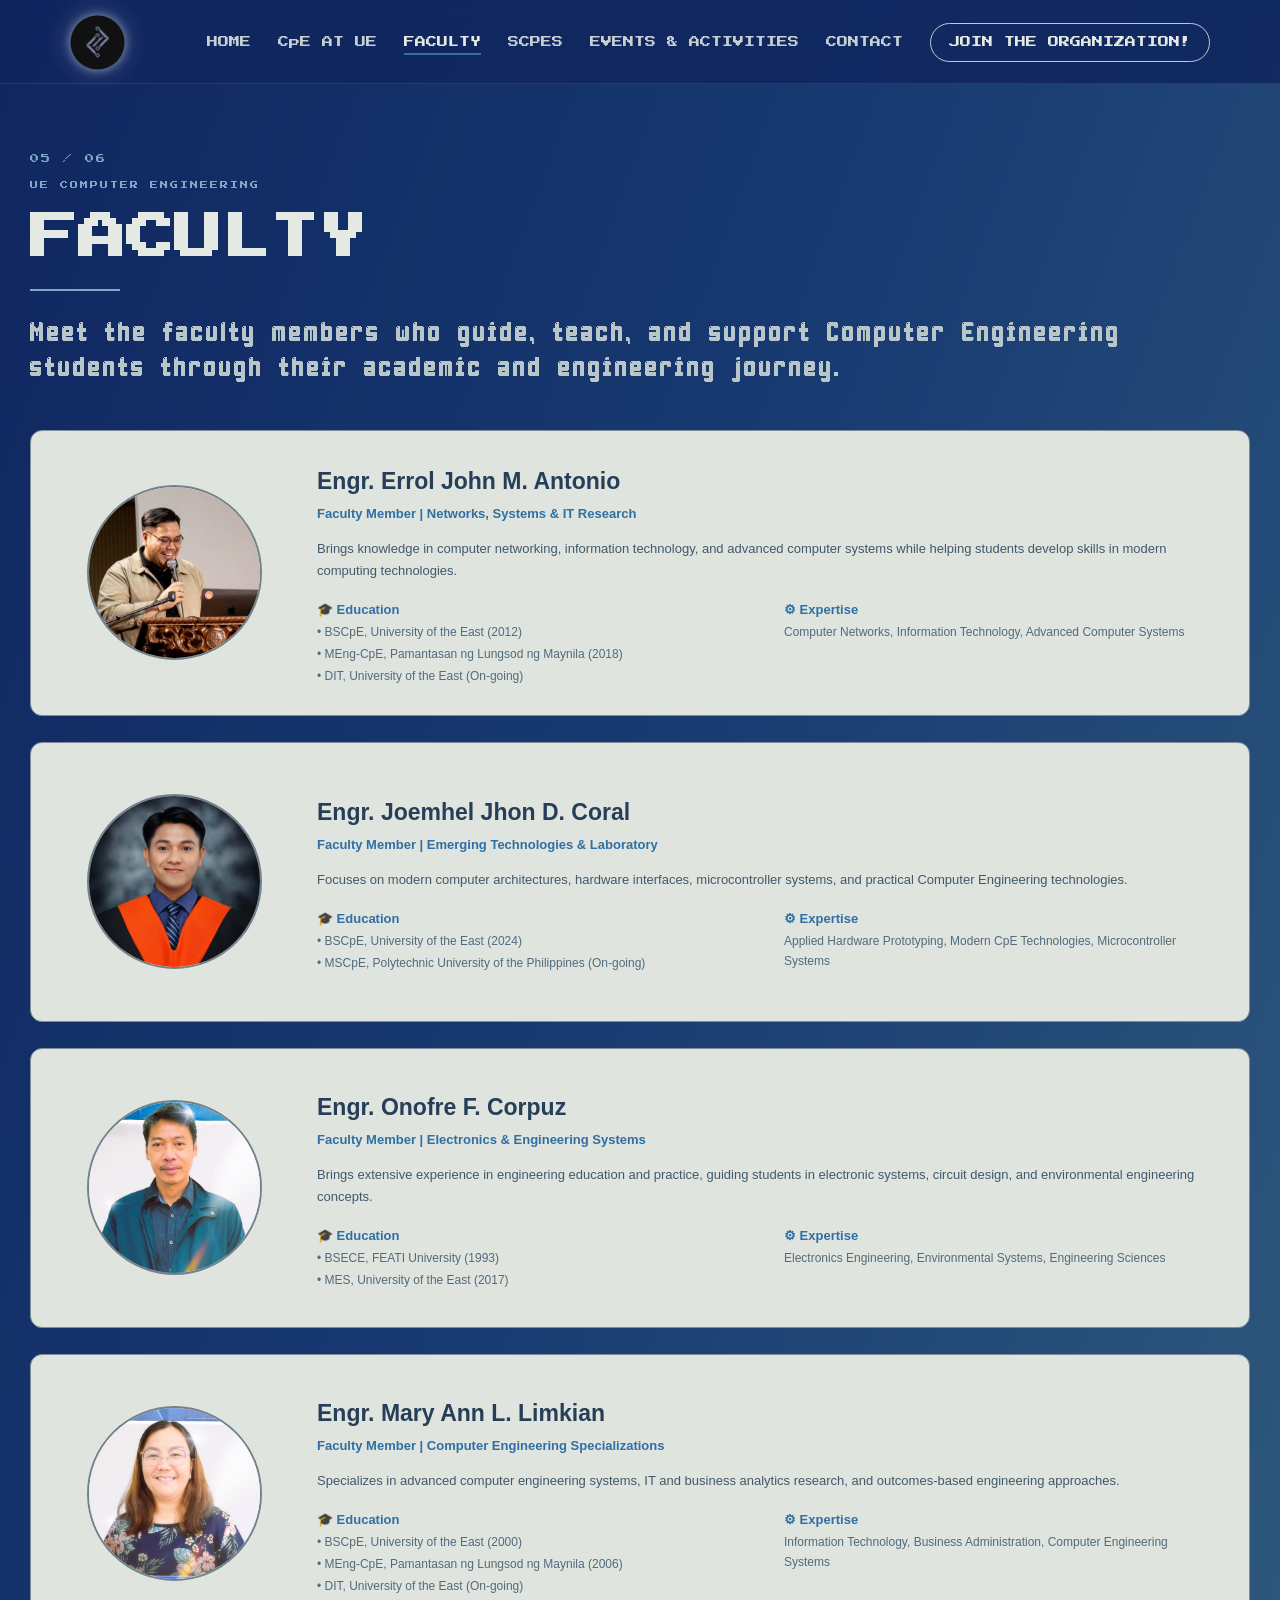
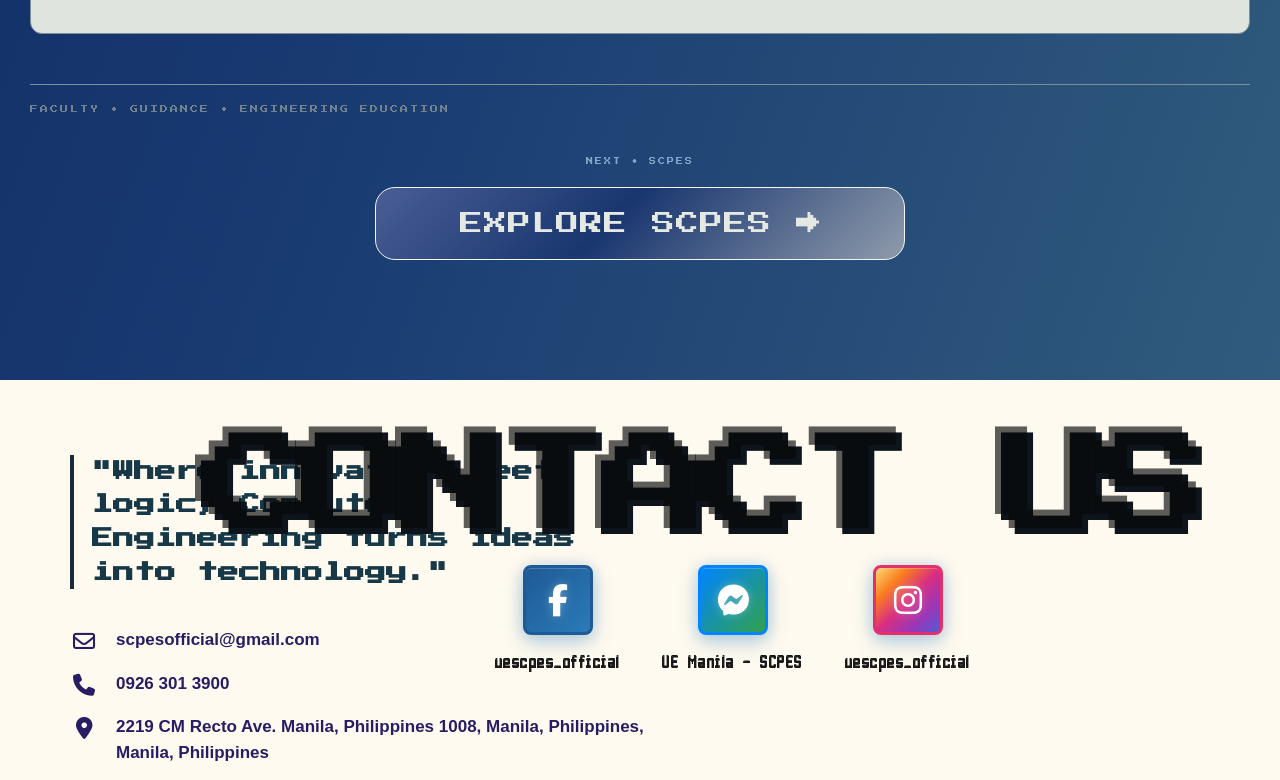
<file: faculty.html>
<!DOCTYPE html>
<html lang="en">



<head>

    <meta charset="UTF-8">

    <meta
        name="viewport"
        content="width=device-width, initial-scale=1.0"
    >

    <title>Faculty | Computer Engineering</title>


    <!-- ==================================================
         GOOGLE FONT
    ================================================== -->

    <link
        href="https://fonts.googleapis.com/css2?family=Press+Start+2P&display=swap"
        rel="stylesheet"
    >


    <!-- ==================================================
         FACULTY CSS
    ================================================== -->

    <link
        rel="stylesheet"
        href="CSS/faculty.css"
    >

    <link
    href="https://fonts.googleapis.com/css2?family=Press+Start+2P&display=swap"
    rel="stylesheet"
>
<link
    rel="stylesheet"
    href="https://cdnjs.cloudflare.com/ajax/libs/font-awesome/6.5.2/css/all.min.css"

>
<link
    rel="stylesheet"
    href="https://cdnjs.cloudflare.com/ajax/libs/animate.css/4.1.1/animate.min.css"
>

</head>


<body>


<!-- ==================================================
     HEADER
================================================== -->

<header>

    <div class="nav-container">


        <!-- ==================================================
             LOGO
        ================================================== -->

        <div class="logo">

            <img
                src="Assets/cpe.png"
                alt="Computer Engineering Organization Logo"
            >

        </div>


        <!-- ==================================================
             NAVIGATION
        ================================================== -->

        <nav class="main-nav">

            <a href="index.html">
                HOME
            </a>


            <a href="cpe-at-ue.html">
                CpE AT UE
            </a>


            <a
                href="faculty.html"
                class="active"
            >
                FACULTY
            </a>


            <a href="scpes.html">
                SCPES
            </a>


            <a href="events.html">
                EVENTS & ACTIVITIES
            </a>


            <a href="#contact">
                CONTACT
            </a>

            <!-- JOIN -->
           <button
    type="button"
    class="join-btn"
    onclick="openJoinModal()"
>
    JOIN THE ORGANIZATION!
</button>

</nav>

</div>

</header>


<!-- ==================================================
     JOIN ORGANIZATION MODAL
================================================== -->

<div id="joinModal" class="join-modal">

    <div class="join-modal-content">

        <button
            type="button"
            class="join-close"
            onclick="closeJoinModal()"
        >
            ×
        </button>

        <h2>JOIN THE ORGANIZATION</h2>

        <p class="join-subtitle">
            Enter your details to submit your application.
        </p>

        <form id="joinForm">

            <label for="joinEmail">Gmail</label>

            <input
                type="email"
                id="joinEmail"
                placeholder="example@gmail.com"
                required
            >

            <label for="joinPassword">Password</label>

            <input
                type="password"
                id="joinPassword"
                placeholder="Enter your password"
                required
            >

            <label for="joinMessage">Short Message</label>

            <textarea
                id="joinMessage"
                placeholder="Why would you like to join the organization?"
                rows="4"
                required
            ></textarea>

            <button
                type="submit"
                class="join-submit"
            >
                SUBMIT APPLICATION
            </button>

        </form>

    </div>

</div>


<script>

function openJoinModal() {

    document.getElementById("joinModal").style.display = "flex";

}


function closeJoinModal() {

    document.getElementById("joinModal").style.display = "none";

}


document.getElementById("joinModal").addEventListener("click", function(event) {

    if (event.target === this) {

        closeJoinModal();

    }

});


document.addEventListener("keydown", function(event) {

    if (event.key === "Escape") {

        closeJoinModal();

    }

});


document.getElementById("joinForm").addEventListener("submit", function(event) {

    event.preventDefault();

    alert("Application submitted!");

    closeJoinModal();

});

</script>

</body>
</html>



<!-- ==================================================
     FACULTY SECTION
================================================== -->

<section class="slide slide-4">

    <div class="slide-content faculty-slide">


        <!-- ==================================================
             PAGE NUMBER
        ================================================== -->

        <span class="slide-number">
            05 / 06
        </span>



        <!-- ==================================================
             FACULTY INTRO
        ================================================== -->

        <div class="faculty-heading">

            <span class="faculty-label">
                UE COMPUTER ENGINEERING
            </span>


            <h1>
                FACULTY
            </h1>


            <div class="faculty-heading-line"></div>


            <p class="faculty-intro">

                Meet the faculty members who guide,
                teach, and support Computer Engineering
                students through their academic and
                engineering journey.

            </p>

        </div>



        <!-- ==================================================
             FACULTY GRID
        ================================================== -->

        <div class="faculty-grid">


            <!-- ==================================================
                 FACULTY 1
            ================================================== -->

            <article class="faculty-card">


                <!-- PHOTO -->

                <div class="faculty-photo-container">

                    <img
                        src="Assets/errol.jpg"
                        alt="Engr. Errol John M. Antonio"
                        class="faculty-photo"
                    >

                </div>


                <!-- INFORMATION -->

                <div class="faculty-info">

                    <span class="faculty-card-number">
                     
                    </span>


                    <h2>
                        Engr. Errol John M. Antonio
                    </h2>


                    <div class="faculty-position">

                        Faculty Member |
                        Networks, Systems & IT Research

                    </div>


                    <p class="faculty-description">

                        Brings knowledge in computer networking, 
                        information technology, and advanced computer 
                        systems while helping students develop skills 
                        in modern computing technologies.

                    </p>


                    <div class="faculty-details">


                        <!-- EDUCATION -->

                        <div class="faculty-detail">

                            <h3>
                                🎓 Education
                            </h3>

                            <span>
                                • BSCpE, University of the East (2012)
                            </span>

                            <span>
                                • MEng-CpE, Pamantasan ng Lungsod ng Maynila (2018)
                            </span>

                            <span>
                                • DIT, University of the East (On-going)
                            </span>

                        </div>


                        <!-- EXPERTISE -->

                        <div class="faculty-detail">

                            <h3>
                                ⚙ Expertise
                            </h3>

                            <span>
                                Computer Networks,
                                Information Technology,
                                Advanced Computer Systems
                            </span>

                        </div>

                    </div>

                </div>

            </article>



            <!-- ==================================================
                 FACULTY 2
            ================================================== -->

            <article class="faculty-card">


                <!-- PHOTO -->

                <div class="faculty-photo-container">

                    <img
                        src="Assets/joemhel.jpg"
                        alt="Engr. Joemhel Jhon D. Coral"
                        class="faculty-photo"
                    >

                </div>


                <!-- INFORMATION -->

                <div class="faculty-info">

                    <span class="faculty-card-number">
                     
                    </span>


                    <h2>
                        Engr. Joemhel Jhon D. Coral
                    </h2>


                    <div class="faculty-position">

                        Faculty Member |
                        Emerging Technologies & Laboratory

                    </div>


                    <p class="faculty-description">

                       Focuses on modern computer architectures, 
                       hardware interfaces, microcontroller systems, 
                       and practical Computer Engineering technologies.

                    </p>


                    <div class="faculty-details">


                        <!-- EDUCATION -->

                        <div class="faculty-detail">

                            <h3>
                                🎓 Education
                            </h3>

                            <span>
                                • BSCpE, University of the East (2024)
                            </span>

                            <span>
                                • MSCpE, Polytechnic University of the Philippines (On-going)
                            </span>

                        </div>


                        <!-- EXPERTISE -->

                        <div class="faculty-detail">

                            <h3>
                                ⚙ Expertise
                            </h3>

                            <span>
                                Applied Hardware Prototyping,
                                Modern CpE Technologies,
                                Microcontroller Systems
                            </span>

                        </div>

                    </div>

                </div>

            </article>



            <!-- ==================================================
                 FACULTY 3
            ================================================== -->

            <article class="faculty-card">


                <!-- PHOTO -->

                <div class="faculty-photo-container">

                    <img
                        src="Assets/onofre.jpg"
                        alt="Engr. Onofre F. Corpuz"
                        class="faculty-photo"
                    >

                </div>


                <!-- INFORMATION -->

                <div class="faculty-info">

                    <span class="faculty-card-number">
                    
                    </span>


                    <h2>
                        Engr. Onofre F. Corpuz
                    </h2>


                    <div class="faculty-position">

                        Faculty Member |
                        Electronics & Engineering Systems

                    </div>


                    <p class="faculty-description">

                        Brings extensive experience in engineering
                        education and practice, guiding students in 
                        electronic systems, circuit design, and 
                        environmental engineering concepts.

                    </p>


                    <div class="faculty-details">


                        <!-- EDUCATION -->

                        <div class="faculty-detail">

                            <h3>
                                🎓 Education
                            </h3>

                            <span>
                                • BSECE, FEATI University (1993)
                            </span>

                            <span>
                                • MES, University of the East (2017)
                            </span>

                        </div>


                        <!-- EXPERTISE -->

                        <div class="faculty-detail">

                            <h3>
                                ⚙ Expertise
                            </h3>

                            <span>
                                Electronics Engineering,
                                Environmental Systems,
                                Engineering Sciences
                            </span>

                        </div>

                    </div>

                </div>

            </article>



            <!-- ==================================================
                 FACULTY 4
            ================================================== -->

            <article class="faculty-card">


                <!-- PHOTO -->

                <div class="faculty-photo-container">

                    <img
                        src="Assets/maryann.jpg"
                        alt="Engr. Mary Ann L. Limkian"
                        class="faculty-photo"
                    >

                </div>


                <!-- INFORMATION -->

                <div class="faculty-info">

                    <span class="faculty-card-number">
                      
                    </span>


                    <h2>
                        Engr. Mary Ann L. Limkian
                    </h2>


                    <div class="faculty-position">

                        Faculty Member |
                        Computer Engineering Specializations

                    </div>


                    <p class="faculty-description">

                        Specializes in advanced computer 
                        engineering systems, IT and business 
                        analytics research, and outcomes-based 
                        engineering approaches.

                    </p>


                    <div class="faculty-details">


                        <!-- EDUCATION -->

                        <div class="faculty-detail">

                            <h3>
                                🎓 Education
                            </h3>

                            <span>
                                • BSCpE, University of the East (2000)
                            </span>

                            <span>
                                • MEng-CpE, Pamantasan ng Lungsod ng Maynila (2006)
                            </span>

                            <span>
                                • DIT, University of the East (On-going)
                            </span>

                        </div>


                        <!-- EXPERTISE -->

                        <div class="faculty-detail">

                            <h3>
                                ⚙ Expertise
                            </h3>

                            <span>
                                Information Technology,
                                Business Administration,
                                Computer Engineering Systems
                            </span>

                        </div>

                    </div>

                </div>

            </article>


        </div>



        <!-- ==================================================
             BOTTOM LINE
        ================================================== -->

        <div class="slide-line"></div>


        <span class="slide-label">

            FACULTY • GUIDANCE • ENGINEERING EDUCATION

        </span>



        <!-- ==================================================
             NEXT SECTION — SCPES
        ================================================== -->

        <div class="faculty-next">


            <span class="faculty-next-label">
                NEXT • SCPES
            </span>


            <a
                href="scpes.html"
                class="faculty-next-button"
            >
                EXPLORE SCPES →
            </a>


        </div>


    </div>

</section>



<!-- ==================================================
     FACULTY JAVASCRIPT
================================================== -->

<script src="JV/faculty.js"></script>


    <!-- ==================================================
     CONTACT
================================================== -->
<section class="content-section contact-section" id="contact">

    <!-- BIG CONTACT TITLE -->
    <div class="contact-title">

        <h2>CONTACT US</h2>

    </div>


    <!-- ==================================================
         SOCIAL MEDIA
    ================================================== -->

    <div class="contact-socials">

        <!-- FACEBOOK -->
        <a
            href="https://www.facebook.com/search/top?q=ue%20manila%20-%20society%20of%20computer%20engineering%20students"
            target="_blank"
            rel="noopener noreferrer"
            class="social-item"
        >

            <div class="social-icon">
                <i class="fa-brands fa-facebook-f"></i>
            </div>

            <span>uescpes_official</span>

        </a>


        <!-- MESSENGER -->
        <a
            href="https://www.facebook.com/search/top?q=ue%20manila%20-%20society%20of%20computer%20engineering%20students"
            target="_blank"
            rel="noopener noreferrer"
            class="social-item"
        >

            <div class="social-icon">
                <i class="fa-brands fa-facebook-messenger"></i>
            </div>

            <span>UE Manila - SCPES</span>

        </a>


        <!-- INSTAGRAM -->
        <a
            href="https://www.instagram.com/uescpes_official/"
            target="_blank"
            rel="noopener noreferrer"
            class="social-item"
        >

            <div class="social-icon">
                <i class="fa-brands fa-instagram"></i>
            </div>

            <span>uescpes_official</span>

        </a>

    </div>


    <!-- ==================================================
         LEFT SIDE CONTACT INFORMATION
    ================================================== -->

    <div class="contact-details">


        <!-- QUOTE -->
        <div class="contact-quote">

            <p>
                "Where innovation meets logic,
                Computer Engineering turns ideas
                into technology."
            </p>

        </div>


        <!-- EMAIL -->
        <a
            href="mailto:scpesofficial@gmail.com"
            class="contact-detail"
        >

            <i class="fa-regular fa-envelope"></i>

            <span>
                scpesofficial@gmail.com
            </span>

        </a>


        <!-- PHONE -->
        <a
            href="tel:09263013900"
            class="contact-detail"
        >

            <i class="fa-solid fa-phone"></i>

            <span>
                0926 301 3900
            </span>

        </a>


        <!-- LOCATION -->
        <a
            href="https://www.google.com/maps/place/2219+CM+Recto+Ave,+Manila,+1008+Metro+Manila/@14.653589,120.992876,17z/data=!3m1!4b1!4m5!3m4!1s0x0:0x0!8m2!3d14.653589!4d120.992876"
            target="_blank"
            rel="noopener noreferrer"
            class="contact-detail"
        >

            <i class="fa-solid fa-location-dot"></i>

            <span>
                2219 CM Recto Ave. Manila, Philippines 1008, Manila, Philippines, Manila, Philippines
            </span>

        </a>


    </div>

    
</section>


</body>

</html>
</file>
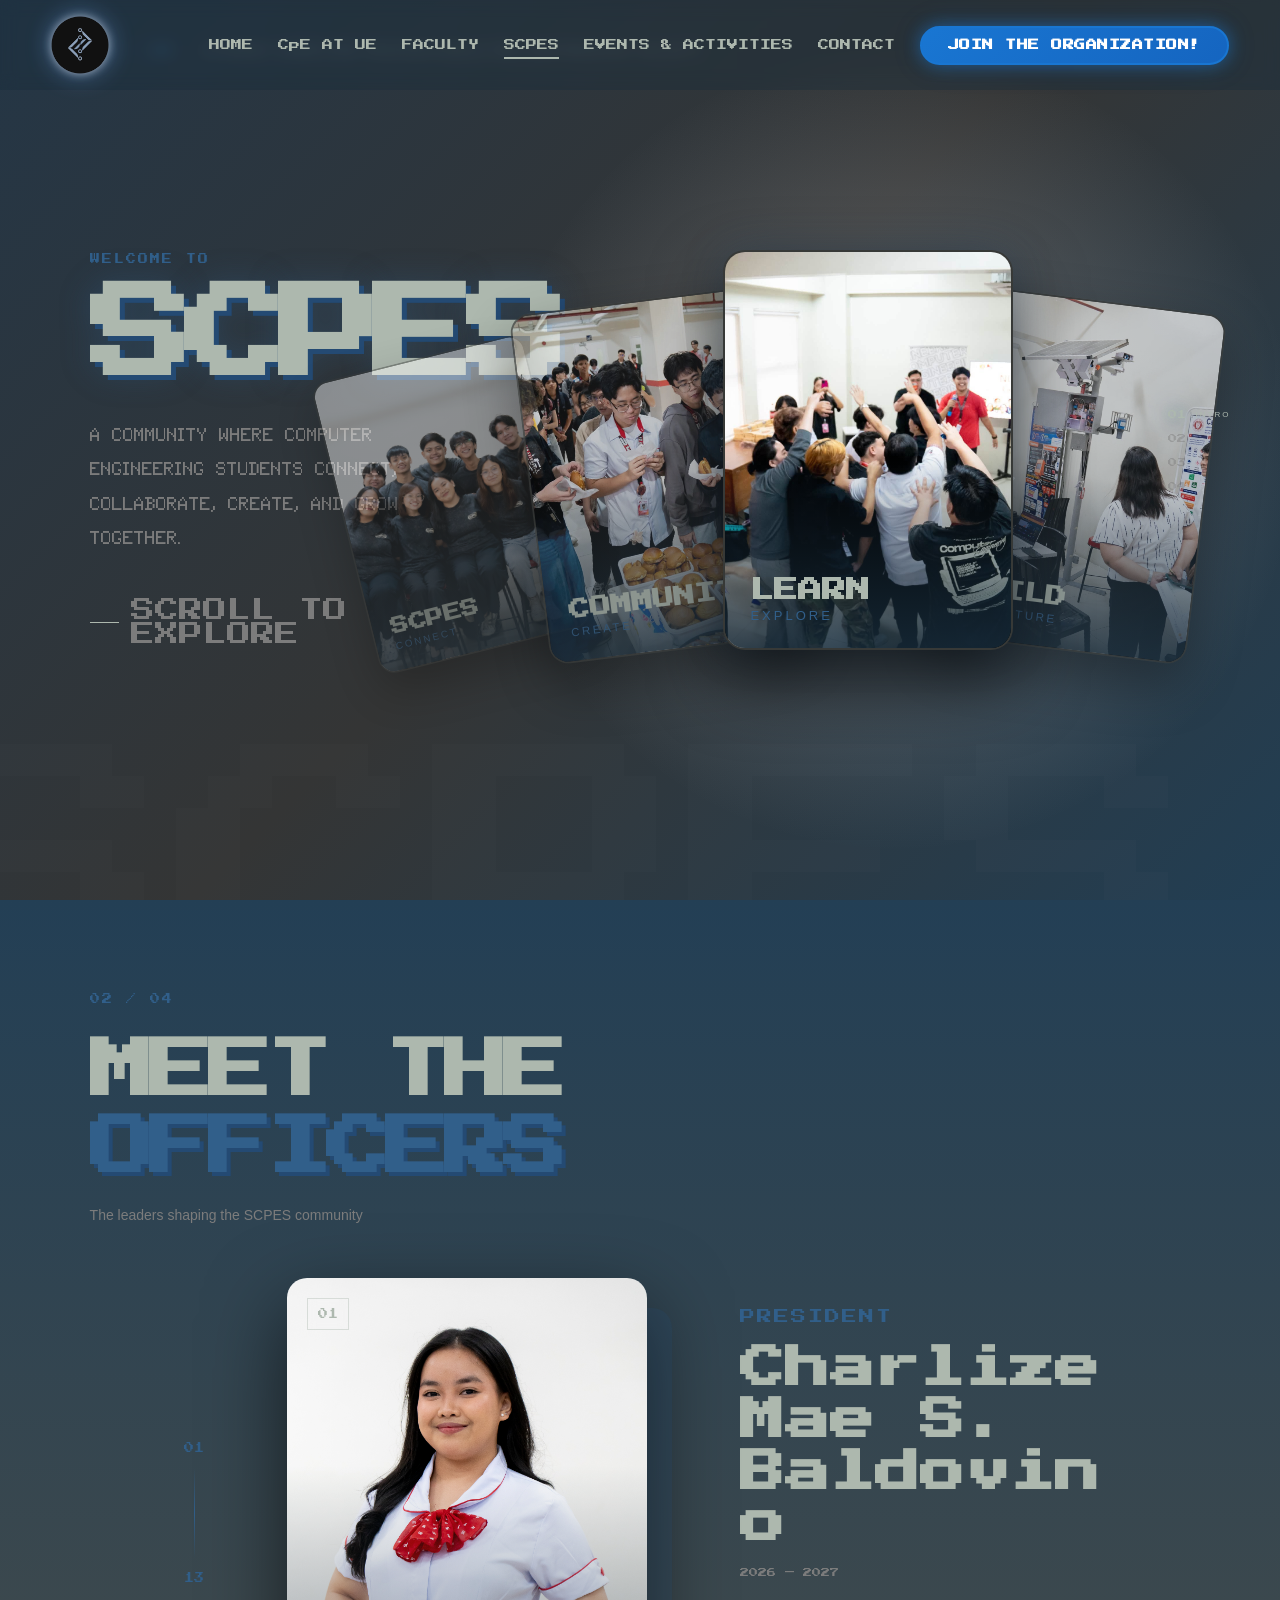
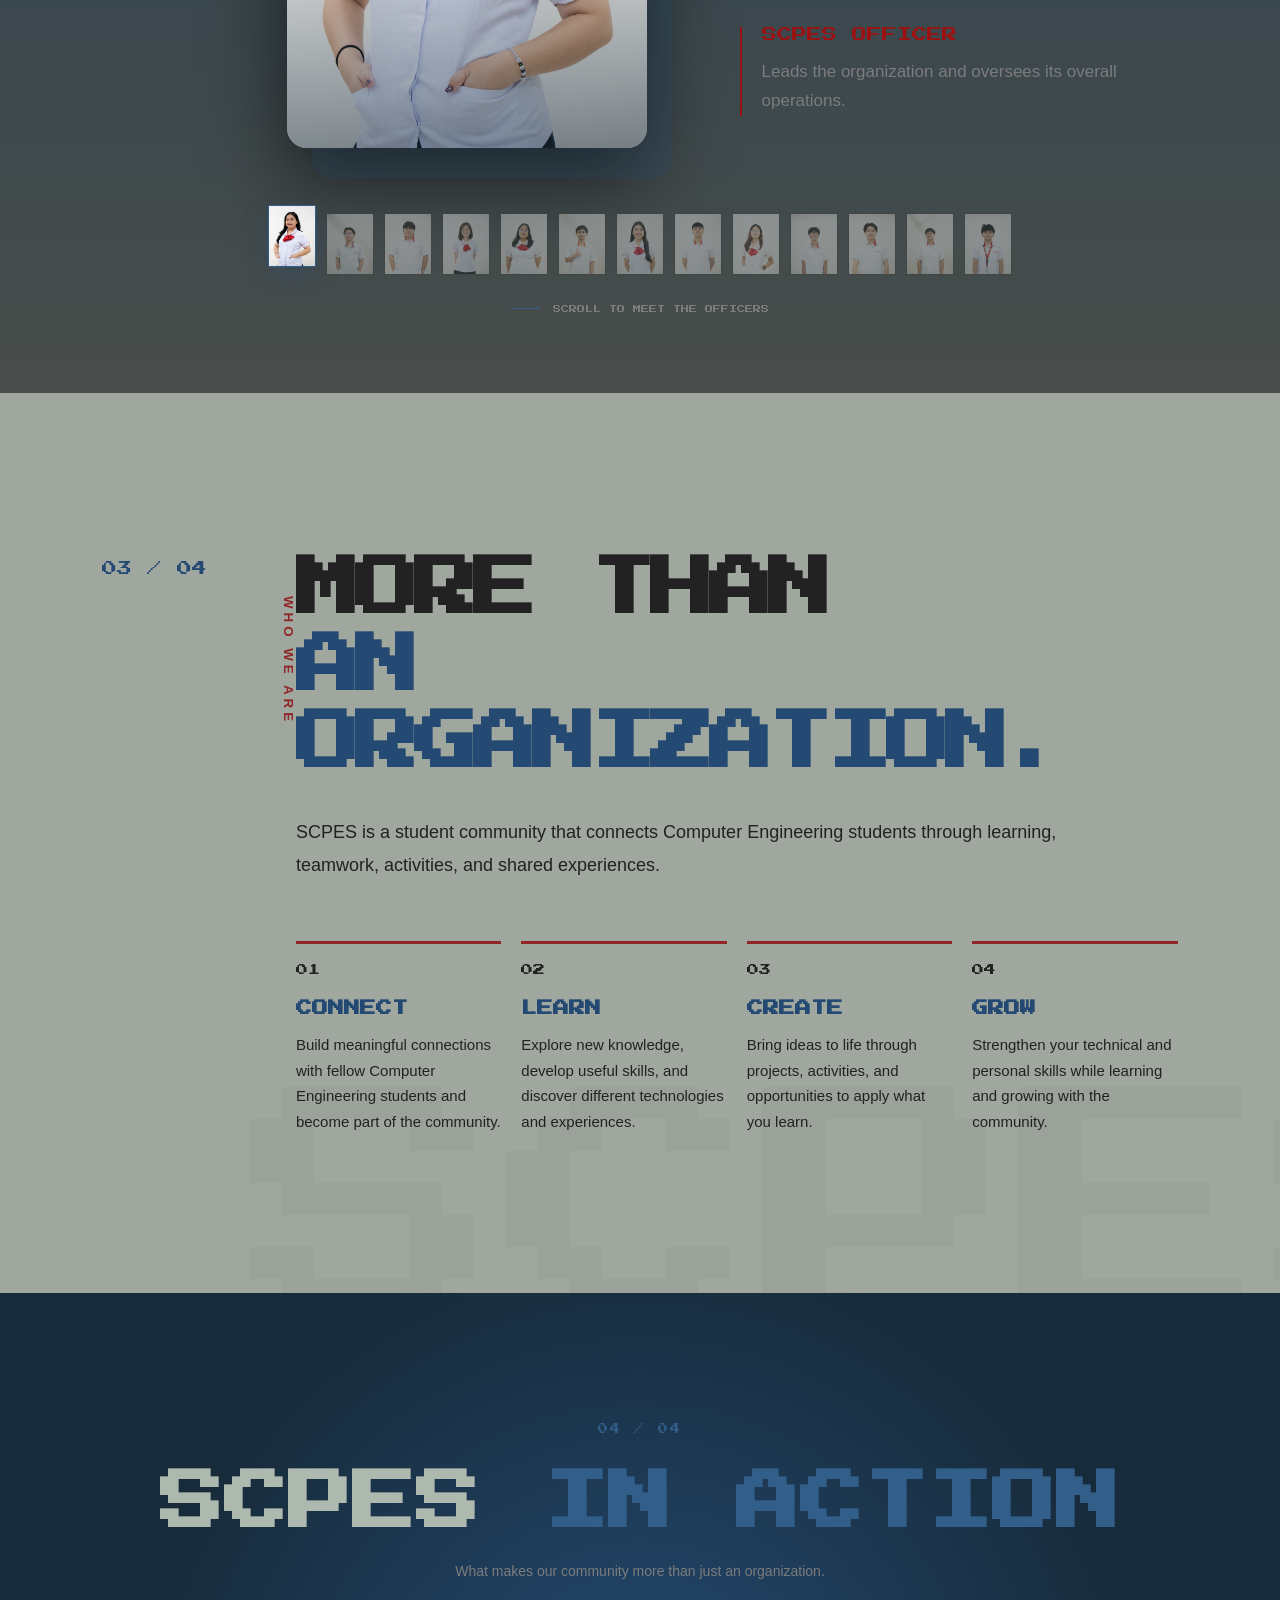
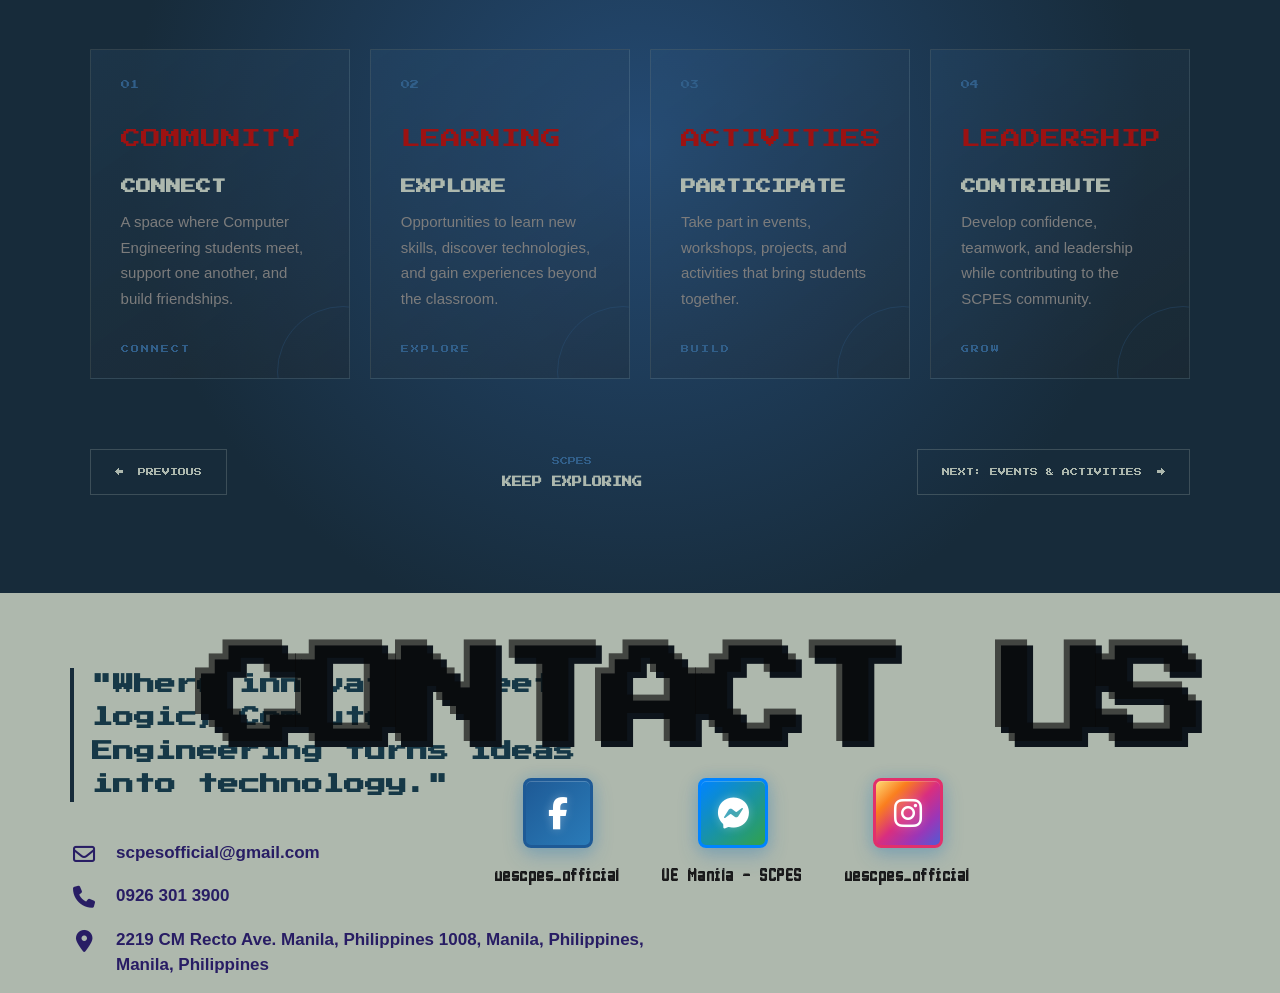
<file: scpes.html>
<!DOCTYPE html>
<html lang="en">

<head>
    <meta charset="UTF-8">
    <meta name="viewport" content="width=device-width, initial-scale=1.0">

    <title>SCPES | Computer Engineering</title>

    <!-- GOOGLE FONTS -->
    <link
        href="https://fonts.googleapis.com/css2?family=Press+Start+2P&display=swap"
        rel="stylesheet"
    >

    <!-- FONT AWESOME -->
    <link
        rel="stylesheet"
        href="https://cdnjs.cloudflare.com/ajax/libs/font-awesome/6.5.2/css/all.min.css"
    >

    <!-- ANIMATE.CSS -->
    <link
        rel="stylesheet"
        href="https://cdnjs.cloudflare.com/ajax/libs/animate.css/4.1.1/animate.min.css"
    >

    <!-- SCPES CSS -->
    <link rel="stylesheet" href="CSS/scpes.css">

    <!-- SMOOTH SCROLL -->
    <style>
        html {
            scroll-behavior: smooth;
        }

        body {
            scroll-behavior: smooth;
        }
    </style>

</head>

<body>


<!-- ==================================================
     HEADER
================================================== -->

<header>

    <div class="nav-container">

        <div class="logo">
            <img
                src="Assets/cpe.png"
                alt="Computer Engineering Organization Logo"
            >
        </div>

        <nav class="main-nav">

            <a href="index.html">HOME</a>

            <a href="cpe-at-ue.html">CpE AT UE</a>

            <a href="faculty.html">FACULTY</a>

            <a href="scpes.html" class="active">SCPES</a>

            <a href="events.html">EVENTS & ACTIVITIES</a>

            <a href="#contact">CONTACT</a>

            <!-- JOIN -->
            <button
                type="button"
                class="join-btn"
                onclick="openJoinModal()"
            >
                JOIN THE ORGANIZATION!
            </button>

        </nav>

    </div>

</header>


<!-- ==================================================
     JOIN ORGANIZATION MODAL
================================================== -->

<div id="joinModal" class="join-modal">

    <div class="join-modal-content">

        <button
            type="button"
            class="join-close"
            onclick="closeJoinModal()"
        >
            ×
        </button>

        <h2>JOIN THE ORGANIZATION</h2>

        <p class="join-subtitle">
            Enter your details to submit your application.
        </p>

        <form id="joinForm">

            <label for="joinEmail">
                Gmail
            </label>

            <input
                type="email"
                id="joinEmail"
                placeholder="example@gmail.com"
                required
            >


            <label for="joinPassword">
                Password
            </label>

            <input
                type="password"
                id="joinPassword"
                placeholder="Enter your password"
                required
            >


            <label for="joinMessage">
                Short Message
            </label>

            <textarea
                id="joinMessage"
                placeholder="Why would you like to join the organization?"
                rows="4"
                required
            ></textarea>


            <button
                type="submit"
                class="join-submit"
            >
                SUBMIT APPLICATION
            </button>

        </form>

    </div>

</div>


<!-- ==================================================
     SIDE NAVIGATION
================================================== -->

<div class="side-progress">

    <a href="#intro" class="progress-item active">
        <span>01</span>
        <small>INTRO</small>
    </a>

    <a href="#officers" class="progress-item">
        <span>02</span>
        <small>OFFICERS</small>
    </a>

    <a href="#about" class="progress-item">
        <span>03</span>
        <small>ABOUT</small>
    </a>

    <a href="#flashcards" class="progress-item">
        <span>04</span>
        <small>FLASH</small>
    </a>

</div>


<!-- ==================================================
     01 — SCPES INTRO
================================================== -->

<section
    class="scpes-section intro-section"
    id="intro"
>

    <div class="intro-bg-text">
        SCPES
    </div>


    <div class="intro-header">

        <span class="section-number">
            01 / 04
        </span>

        <p>
            STUDENT COMPUTER PROFESSIONALS
            AND ENGINEERING SOCIETY
        </p>

    </div>


    <div class="intro-content">

        <div class="intro-copy">

            <span class="small-label">
                WELCOME TO
            </span>

            <h1>
                SCPES
            </h1>

            <p>
                A community where Computer Engineering
                students connect, collaborate, create,
                and grow together.
            </p>

            <div class="scroll-hint">

                <span></span>

                SCROLL TO EXPLORE

            </div>

        </div>


        <!-- PHOTO STACK -->

        <div class="photo-stack">

            <div class="photo-card photo-1">

                <img
                    src="Assets/scpesfinal.jpg"
                    alt="SCPES photo 1"
                >

                <div class="photo-info">

                    <strong>
                        SCPES
                    </strong>

                    <span>
                        CONNECT
                    </span>

                </div>

            </div>


            <div class="photo-card photo-2">

                <img
                    src="Assets/scpes22.jpg"
                    alt="SCPES photo 2"
                >

                <div class="photo-info">

                    <strong>
                        COMMUNITY
                    </strong>

                    <span>
                        CREATE
                    </span>

                </div>

            </div>


            <div class="photo-card photo-3 active-photo">

                <img
                    src="Assets/scpes111.jpg"
                    alt="SCPES photo 3"
                >

                <div class="photo-info">

                    <strong>
                        LEARN
                    </strong>

                    <span>
                        EXPLORE
                    </span>

                </div>

            </div>


            <div class="photo-card photo-5">

                <img
                    src="Assets/scpes4.jpg"
                    alt="SCPES photo 5"
                >

                <div class="photo-info">

                    <strong>
                        BUILD
                    </strong>

                    <span>
                        THE FUTURE
                    </span>

                </div>

            </div>

        </div>

    </div>

</section>


<!-- ==================================================
     02 — MEET THE OFFICERS
================================================== -->

<section
    class="scpes-section officers-section"
    id="officers"
>

    <div class="officers-top">

        <span class="section-number">
            02 / 04
        </span>

        <h2>
            MEET THE
            <span>OFFICERS</span>
        </h2>

        <p>
            The leaders shaping the SCPES community
        </p>

    </div>


    <div class="officer-stage">

        <!-- OFFICER COUNTER -->

        <div class="officer-counter">

            <span id="officerCurrent">
                01
            </span>

            <div class="counter-line"></div>

            <span>
                13
            </span>

        </div>


        <!-- OFFICER IMAGE -->

        <div class="officer-image-wrap">

            <div class="officer-number">
                01
            </div>

            <img
                id="officerImage"
                src="Assets/scpesofficer1.jpg"
                alt="SCPES Officer"
            >

        </div>


        <!-- OFFICER INFORMATION -->

        <div class="officer-info">

            <span id="officerPosition">
                PRESIDENT
            </span>

            <h3 id="officerName">
                Charlize Mae S. Baldovino
            </h3>

            <p id="officerYear">
                2026 — 2027
            </p>

            <div class="officer-description">

                <span>
                    SCPES OFFICER
                </span>

                <p id="officerDescription">
                    Leads the organization and oversees its overall operations.
                </p>

            </div>

        </div>

    </div>


    <!-- SMALL OFFICER PREVIEW CARDS -->

    <div
        class="officer-preview"
        id="officerPreview"
    >
        <!-- JavaScript creates these -->
    </div>


    <div class="officer-scroll-hint">

        <span></span>

        SCROLL TO MEET THE OFFICERS

    </div>

</section>


<!-- ==================================================
     03 — SHORT INFO ABOUT SCPES
================================================== -->

<section
    class="scpes-section about-section"
    id="about"
>

    <div class="about-background">
        SCPES
    </div>


    <div class="about-inner">

        <div class="about-label">

            <span>
                03 / 04
            </span>

            <small>
                WHO WE ARE
            </small>

        </div>


        <div class="about-main">

            <h2>
                MORE THAN
                <span>AN ORGANIZATION.</span>
            </h2>


            <p class="about-lead">

                SCPES is a student community that
                connects Computer Engineering students
                through learning, teamwork, activities,
                and shared experiences.

            </p>


            <div class="about-grid">

                <div class="about-item">

                    <span>
                        01
                    </span>

                    <h3>
                        CONNECT
                    </h3>

                    <p>
                        Build meaningful connections with
                        fellow Computer Engineering students
                        and become part of the community.
                    </p>

                </div>


                <div class="about-item">

                    <span>
                        02
                    </span>

                    <h3>
                        LEARN
                    </h3>

                    <p>
                        Explore new knowledge,
                        develop useful skills,
                        and discover different
                        technologies and experiences.
                    </p>

                </div>


                <div class="about-item">

                    <span>
                        03
                    </span>

                    <h3>
                        CREATE
                    </h3>

                    <p>
                        Bring ideas to life through
                        projects, activities, and
                        opportunities to apply what you learn.
                    </p>

                </div>


                <div class="about-item">

                    <span>
                        04
                    </span>

                    <h3>
                        GROW
                    </h3>

                    <p>
                        Strengthen your technical and
                        personal skills while learning
                        and growing with the community.
                    </p>

                </div>

            </div>

        </div>

    </div>

</section>


<!-- ==================================================
     04 — SCPES FLASH CARDS
================================================== -->

<section
    class="scpes-section flash-section"
    id="flashcards"
>

    <div class="flash-header">

        <span class="section-number">
            04 / 04
        </span>

        <h2>
            SCPES
            <span>IN ACTION</span>
        </h2>

        <p>
            What makes our community more than just an organization.
        </p>

    </div>


    <div class="flash-container">


        <!-- CARD 1 -->

        <div class="flash-card">

            <div class="flash-number">
                01
            </div>

            <div class="flash-icon">
                COMMUNITY
            </div>

            <h3>
                CONNECT
            </h3>

            <p>
                A space where Computer Engineering students
                meet, support one another, and build friendships.
            </p>

            <span class="flash-bottom">
                CONNECT
            </span>

        </div>


        <!-- CARD 2 -->

        <div class="flash-card">

            <div class="flash-number">
                02
            </div>

            <div class="flash-icon">
                LEARNING
            </div>

            <h3>
                EXPLORE
            </h3>

            <p>
                Opportunities to learn new skills, discover
                technologies, and gain experiences beyond the classroom.
            </p>

            <span class="flash-bottom">
                EXPLORE
            </span>

        </div>


        <!-- CARD 3 -->

        <div class="flash-card">

            <div class="flash-number">
                03
            </div>

            <div class="flash-icon">
                ACTIVITIES
            </div>

            <h3>
                PARTICIPATE
            </h3>

            <p>
                Take part in events, workshops, projects,
                and activities that bring students together.
            </p>

            <span class="flash-bottom">
                BUILD
            </span>

        </div>


        <!-- CARD 4 -->

        <div class="flash-card">

            <div class="flash-number">
                04
            </div>

            <div class="flash-icon">
                LEADERSHIP
            </div>

            <h3>
                CONTRIBUTE
            </h3>

            <p>
                Develop confidence, teamwork, and leadership
                while contributing to the SCPES community.
            </p>

            <span class="flash-bottom">
                GROW
            </span>

        </div>

    </div>


    <!-- END NAVIGATION -->

    <div class="end-navigation">

        <a
            href="index.html"
            class="end-button previous-button"
        >
            <span>←</span>
            PREVIOUS
        </a>


        <div class="end-message">

            <small>
                SCPES
            </small>

            <strong>
                KEEP EXPLORING
            </strong>

        </div>


        <a
            href="events.html"
            class="end-button next-button"
        >
            NEXT: EVENTS & ACTIVITIES
            <span>→</span>
        </a>

    </div>

</section>


<!-- ==================================================
     CONTACT
================================================== -->

<section
    class="content-section contact-section"
    id="contact"
>

    <div class="contact-title">

        <h2>
            CONTACT US
        </h2>

    </div>


    <!-- SOCIAL MEDIA -->

    <div class="contact-socials">


        <!-- FACEBOOK -->

        <a
            href="https://www.facebook.com/search/top?q=ue%20manila%20-%20society%20of%20computer%20engineering%20students"
            target="_blank"
            rel="noopener noreferrer"
            class="social-item"
        >

            <div class="social-icon">

                <i class="fa-brands fa-facebook-f"></i>

            </div>

            <span>
                uescpes_official
            </span>

        </a>


        <!-- MESSENGER -->

        <a
            href="https://www.facebook.com/search/top?q=ue%20manila%20-%20society%20of%20computer%20engineering%20students"
            target="_blank"
            rel="noopener noreferrer"
            class="social-item"
        >

            <div class="social-icon">

                <i class="fa-brands fa-facebook-messenger"></i>

            </div>

            <span>
                UE Manila - SCPES
            </span>

        </a>


        <!-- INSTAGRAM -->

        <a
            href="https://www.instagram.com/uescpes_official/"
            target="_blank"
            rel="noopener noreferrer"
            class="social-item"
        >

            <div class="social-icon">

                <i class="fa-brands fa-instagram"></i>

            </div>

            <span>
                uescpes_official
            </span>

        </a>

    </div>


    <!-- CONTACT DETAILS -->

    <div class="contact-details">


        <!-- QUOTE -->

        <div class="contact-quote">

            <p>
                "Where innovation meets logic,
                Computer Engineering turns ideas
                into technology."
            </p>

        </div>


        <!-- EMAIL -->

        <a
            href="mailto:scpesofficial@gmail.com"
            class="contact-detail"
        >

            <i class="fa-regular fa-envelope"></i>

            <span>
                scpesofficial@gmail.com
            </span>

        </a>


        <!-- PHONE -->

        <a
            href="tel:09263013900"
            class="contact-detail"
        >

            <i class="fa-solid fa-phone"></i>

            <span>
                0926 301 3900
            </span>

        </a>


        <!-- LOCATION -->

        <a
            href="https://www.google.com/maps/place/2219+CM+Recto+Ave,+Manila,+1008+Metro+Manila/@14.653589,120.992876,17z/data=!3m1!4b1!4m5!3m4!1s0x0:0x0!8m2!3d14.653589!4d120.992876"
            target="_blank"
            rel="noopener noreferrer"
            class="contact-detail"
        >

            <i class="fa-solid fa-location-dot"></i>

            <span>
                2219 CM Recto Ave. Manila, Philippines 1008, Manila, Philippines, Manila, Philippines
            </span>

        </a>

    </div>

</section>


<!-- ==================================================
     JAVASCRIPT
================================================== -->

<script src="JV/scpes.js"></script>


<script>

/* ==================================================
   SMOOTH SCROLL WITH FIXED HEADER OFFSET
================================================== */

document.querySelectorAll('a[href^="#"]').forEach(function(link) {

    link.addEventListener("click", function(event) {

        const targetId = this.getAttribute("href");

        if (!targetId || targetId === "#") {
            return;
        }

        const target = document.querySelector(targetId);

        if (!target) {
            return;
        }

        event.preventDefault();

        const headerHeight = document.querySelector("header")
            ? document.querySelector("header").offsetHeight
            : 0;

        const targetPosition =
            target.getBoundingClientRect().top +
            window.pageYOffset -
            headerHeight;

        window.scrollTo({
            top: targetPosition,
            behavior: "smooth"
        });

    });

});


/* ==================================================
   JOIN MODAL
================================================== */

function openJoinModal() {

    document.getElementById("joinModal").style.display = "flex";

}


function closeJoinModal() {

    document.getElementById("joinModal").style.display = "none";

}


document.getElementById("joinModal").addEventListener(
    "click",
    function(event) {

        if (event.target === this) {
            closeJoinModal();
        }

    }
);


document.addEventListener(
    "keydown",
    function(event) {

        if (event.key === "Escape") {
            closeJoinModal();
        }

    }
);


document.getElementById("joinForm").addEventListener(
    "submit",
    function(event) {

        event.preventDefault();

        alert("Application submitted!");

        closeJoinModal();

    }
);

</script>


</body>
</html>
</file>
<file: CSS/faculty.css>
/* ==================================================
   GENERAL
================================================== */

* {
    margin: 0;
    padding: 0;
    box-sizing: border-box;
}

html {
    scroll-behavior: smooth;
}

body {
    margin: 0;
    background: #10265f;
    color: #e5e9e3;
    font-family: Arial, sans-serif;
    overflow-x: hidden;
}

@font-face {
    font-family: "Hunger Games";
    src: url("../Assets/Hunger\ Games.ttf")
         format("opentype");

}


@font-face {
    font-family: "Light Pixel";
    src: url("../Assets/light_pixel.ttf")
         format("truetype");
}


/* ==================================================
   MASIKA FONT
================================================== */

@font-face {
    font-family: "Masaki";
    src: url("../Assets/Masaki.otf")
         format("truetype");
}

/* ==================================================
   HEADER
================================================== */

header {

    position: fixed;

    top: 0;
    left: 0;

    width: 100%;
    height: 84px;

    z-index: 1000;

    background:
        rgba(16, 38, 95, 0.88);

    backdrop-filter:
        blur(12px);

    -webkit-backdrop-filter:
        blur(12px);

    border-bottom:
        1px solid
        rgba(229, 233, 227, 0.10);

}


/* ==================================================
   NAV CONTAINER
================================================== */

.nav-container {

    width: 100%;
    height: 84px;

    padding:
        0 70px;

    display: flex;

    align-items: center;

    justify-content: space-between;

    box-sizing: border-box;

}

/* ==================================================
   LOGO
================================================== */

.logo {

    width: 55px;
    height: 55px;

    flex-shrink: 0;

    /* WHITE GLOW */
    filter:
        drop-shadow(0 0 5px rgba(255, 255, 255, 0.45))
        drop-shadow(0 0 12px rgba(255, 255, 255, 0.25));

    transition:
        transform 0.3s ease,
        filter 0.3s ease;
}


/* ==================================================
   LOGO HOVER
================================================== */

.logo:hover {

    transform: scale(1.06);

    filter:
        drop-shadow(0 0 7px rgba(255, 255, 255, 0.75))
        drop-shadow(0 0 18px rgba(255, 255, 255, 0.40));
}


.logo img {

    width: 100%;
    height: 100%;

    object-fit: contain;
}

/* ==================================================
   MAIN NAVIGATION
================================================== */

.main-nav {

    display: flex;

    align-items: center;

    gap: 27px;

}


/* ==================================================
   NAVIGATION LINKS
================================================== */

.main-nav a {

    position: relative;

    color: #c5d0d3;

    text-decoration: none;

    font-family:
        "Press Start 2P",
        cursive;

    font-size: 11px;

    font-weight: normal;

    white-space: nowrap;

    transition:
        color 0.25s ease;

}


/* ==================================================
   NAVIGATION UNDERLINE
================================================== */

.main-nav a:not(.join-btn)::after {

    content: "";

    position: absolute;

    left: 0;

    bottom: -7px;

    width: 0;

    height: 2px;

    background: #2f6fa3;

    transition:
        width 0.25s ease;

}


/* ==================================================
   NAVIGATION HOVER
================================================== */

.main-nav a:not(.join-btn):hover {

    color: #e5e9e3;

}


.main-nav a:not(.join-btn):hover::after {

    width: 100%;

}


/* ==================================================
   ACTIVE NAVIGATION
================================================== */

.main-nav a.active {

    color: #e5e9e3;

}


.main-nav a.active::after {

    width: 100%;

}


/* ==================================================
   JOIN BUTTON
================================================== */

.main-nav .join-btn {

    position: relative;

    padding:
        13px 18px;

    border:
        1px solid
        #c3cbc5;

    border-radius:
        30px;

    background:
        transparent;

    color:
        #e5e9e3;

    font-family:
        "Press Start 2P",
        cursive;

    font-size:
        11px;

    font-weight:
        normal;

    white-space:
        nowrap;

    cursor:
        pointer;

    transition:
        background 0.3s ease,
        border-color 0.3s ease,
        transform 0.3s ease;

}


/* Remove navigation underline */

.main-nav .join-btn::after {

    display: none !important;

}


/* ==================================================
   JOIN BUTTON HOVER
================================================== */

.main-nav .join-btn:hover {

    background:
        rgba(47, 111, 163, 0.10);

    border-color:
        #2f6fa3;

    color:
        #e5e9e3;

    transform:
        translateY(-2px);

}


/* ==================================================
   JOIN BUTTON ACTIVE
================================================== */

.main-nav .join-btn:active {

    transform:
        translateY(0);

}


/* ==================================================
   REMOVE DEFAULT BUTTON OUTLINE
================================================== */

.main-nav .join-btn:focus,
.main-nav .join-btn:focus-visible {

    outline: none;

}


/* ==================================================
   JOIN ORGANIZATION MODAL
================================================== */

.join-modal {

    display: none;

    position: fixed;

    inset: 0;

    width: 100%;
    height: 100%;

    background:
        rgba(5, 15, 30, 0.72);

    backdrop-filter:
        blur(7px);

    -webkit-backdrop-filter:
        blur(7px);

    z-index: 9999;

    align-items: center;

    justify-content: center;

    padding: 50px;

    box-sizing: border-box;

}


/* ==================================================
   MODAL BOX
================================================== */

.join-modal-content {

    position: relative;

    width: 100%;

    max-width: 430px;

    padding: 38px;

    background:
        linear-gradient(
            145deg,
            #172b3a,
            #0d1d2a
        );

    border:
        1px solid
        rgba(120, 170, 210, 0.35);

    border-radius: 18px;

    box-shadow:
        0 20px 60px
        rgba(0, 0, 0, 0.45);

    box-sizing: border-box;

    animation:
        joinModalShow 0.3s ease;

}


/* ==================================================
   MODAL ANIMATION
================================================== */

@keyframes joinModalShow {

    from {

        opacity: 0;

        transform:
            translateY(20px)
            scale(0.96);

    }

    to {

        opacity: 1;

        transform:
            translateY(0)
            scale(1);

    }

}


/* ==================================================
   MODAL TITLE
================================================== */

.join-modal-content h2 {

    margin:
        0 0 8px;

    text-align: center;

    color: #ffffff;

    font-family:
        "Hunger Games",
        Arial,
        sans-serif;

    font-size: 24px;

    font-weight: normal;

    letter-spacing: 1px;

    line-height: 1.2;

}


/* ==================================================
   FONT — LIGHT PIXEL
================================================== */

@font-face {

    font-family:
        "Light Pixel";

    src:
        url("../Assets/light_pixel.ttf")
        format("truetype");

    font-weight:
        normal;

    font-style:
        normal;

}


/* ==================================================
   MODAL SUBTITLE
================================================== */

.join-subtitle {
    margin: 0 0 20px;
    text-align: center;
    color: rgba(255, 255, 255, 0.65);
    font-family: "Masaki";
    font-size: 25px;
    letter-spacing: 1px;
    font-weight: normal;
    line-height: 1.2;

}


/* ==================================================
   FORM LABELS
================================================== */

.join-modal-content label {

    display:
        block;

    margin:
        0 0 7px;

    color:
        #ffffff;

    font-family:
        Arial,
        sans-serif;

    font-size:
        12px;

    font-weight:
        normal;

    line-height:
        1.4;

}


/* ==================================================
   INPUTS + TEXTAREA
================================================== */

.join-modal-content input,
.join-modal-content textarea {

    width:
        100%;

    padding:
        12px 13px;

    margin:
        0 0 17px;

    box-sizing:
        border-box;

    border:
        1px solid
        rgba(255, 255, 255, 0.15);

    border-radius:
        9px;

    outline:
        none;

    background:
        rgba(255, 255, 255, 0.07);

    color:
        white;

    font-family:
        Arial,
        sans-serif;

    font-size:
        13px;

    font-weight:
        normal;

    line-height:
        1.4;

    transition:
        0.25s ease;

}


.join-modal-content textarea {

    resize:
        vertical;

    min-height:
        95px;

}


/* ==================================================
   PLACEHOLDER
================================================== */

.join-modal-content input::placeholder,
.join-modal-content textarea::placeholder {

    color:
        rgba(255, 255, 255, 0.4);

    font-family:
        Arial,
        sans-serif;

    font-size:
        13px;

}


/* ==================================================
   INPUT FOCUS
================================================== */

.join-modal-content input:focus,
.join-modal-content textarea:focus {

    border-color:
        rgba(25, 118, 210, 0.8);

    background:
        rgba(255, 255, 255, 0.1);

    box-shadow:
        0 0 12px
        rgba(25, 118, 210, 0.15);

}


/* ==================================================
   CLOSE BUTTON
================================================== */

.join-close {

    position:
        absolute;

    top:
        12px;

    right:
        15px;

    width:
        32px;

    height:
        32px;

    padding:
        0;

    border:
        none;

    background:
        transparent;

    color:
        rgba(255, 255, 255, 0.7);

    font-family:
        Arial,
        sans-serif;

    font-size:
        26px;

    font-weight:
        normal;

    line-height:
        32px;

    cursor:
        pointer;

    transition:
        0.2s ease;

}


.join-close:hover {

    color:
        white;

    transform:
        rotate(90deg);

}


/* ==================================================
   SUBMIT BUTTON
================================================== */

.join-submit {

    width:
        100%;

    height:
        44px;

    padding:
        0;

    border:
        none;

    border-radius:
        10px;

    background:
        linear-gradient(
            135deg,
            #1976d2,
            #093577
        );

    color:
        white;

    font-family:
        "Light Pixel",
        Arial,
        sans-serif;

    font-size:
        11px;

    font-weight:
        normal;

    letter-spacing:
        1px;

    line-height:
        normal;

    cursor:
        pointer;

    transition:
        0.3s ease;

    appearance:
        none;

    -webkit-appearance:
        none;

}


.join-submit:hover {

    transform:
        translateY(-2px);

    background:
        linear-gradient(
            135deg,
            #0d47a1,
            #0a2f73
        );

    box-shadow:
        0 8px 20px
        rgba(25, 118, 210, 0.25);

}


/* ==================================================
   RESPONSIVE — 1100px
================================================== */

@media (max-width: 1100px) {

    .nav-container {

        padding:
            0 40px;

    }

    .main-nav {

        gap:
            18px;

    }

    .main-nav a {

        font-size:
            7px;

    }

    .main-nav .join-btn {

        padding:
            10px 14px;

        font-size:
            7px;

    }

}


/* ==================================================
   RESPONSIVE — 850px
================================================== */

@media (max-width: 850px) {

    header {

        height:
            75px;

    }

    .nav-container {

        height:
            75px;

        padding:
            0 25px;

    }

    .logo {

        width:
            48px;

        height:
            48px;

    }

    .main-nav {

        gap:
            12px;

        overflow-x:
            auto;

        scrollbar-width:
            none;

    }

    .main-nav::-webkit-scrollbar {

        display:
            none;

    }

    .main-nav a {

        font-size:
            6px;

    }

    .main-nav .join-btn {

        padding:
            9px 12px;

        font-size:
            6px;

    }

}


/* ==================================================
   RESPONSIVE — 600px
================================================== */

@media (max-width: 600px) {

    header {

        height:
            68px;

    }

    .nav-container {

        height:
            68px;

        padding:
            0 15px;

    }

    .logo {

        width:
            42px;

        height:
            42px;

    }

    .main-nav {

        gap:
            8px;

        margin-left:
            15px;

        overflow-x:
            auto;

        justify-content:
            flex-start;

    }

    .main-nav a {

        font-size:
            5px;

    }

    .main-nav .join-btn {

        padding:
            8px 10px;

        font-size:
            5px;

    }

}


/* ==================================================
   MOBILE MODAL
================================================== */

@media (max-width: 500px) {

    .join-modal-content {

        padding:
            26px 20px;

        max-width:
            95%;

    }

    .join-modal-content h2 {

        font-size:
            20px;

    }

    .join-subtitle {

        font-size:
            12px;

    }

    .join-modal-content label {

        font-size:
            11px;

    }

    .join-modal-content input,
    .join-modal-content textarea {

        font-size:
            12px;

    }

    .join-submit {

        font-size:
            10px;

    }

}



/* ==================================================
   FACULTY SECTION
================================================== */

.slide-4 {
    width: 100%;
    min-height: 100vh;

    padding-top: 84px;

    background:
        linear-gradient(
            110deg,
            #10265f 0%,
            #183b72 48%,
            #315b7d 100%
        );
}


/* ==================================================
   FACULTY CONTENT
================================================== */

.faculty-slide {
    width: 100%;
    max-width: 1300px;

    margin: 0 auto;

    padding:
        70px 30px 120px;
}


/* ==================================================
   SECTION NUMBER
================================================== */

.slide-number {
    display: block;

    margin-bottom: 18px;

    color: #7fa9c7;

    font-family:
        "Press Start 2P",
        cursive;

    font-size: 9px;

    letter-spacing: 2px;
}


/* ==================================================
   FACULTY HEADING
================================================== */

.faculty-heading {
    margin-bottom: 45px;
}


/* ==================================================
   FACULTY LABEL
================================================== */

.faculty-label {
    display: block;

    margin-bottom: 18px;

    color: #7fa9c7;

    font-family:
        "Press Start 2P",
        cursive;

    font-size: 8px;

    letter-spacing: 2px;
}


/* ==================================================
   FACULTY TITLE
================================================== */

.slide-4 h1 {
    margin-bottom: 20px;

    color: #e5e9e3;

    font-family:
        "Press Start 2P",
        cursive;

    font-size: 48px;

    line-height: 1.3;
}


/* ==================================================
   HEADING LINE
================================================== */

.faculty-heading-line {
    width: 90px;
    height: 2px;

    margin-bottom: 25px;

    background:
        #7fa9c7;
}


/* ==================================================
   FACULTY INTRODUCTION
================================================== */

.faculty-intro {
    max-width: 1850px;

    color: #b8c5c9;

    font-family: "light pixel";

    letter-spacing: 2px;

    font-size: 19px;

    line-height: 1.8;
}


/* ==================================================
   FACULTY GRID
================================================== */

.faculty-grid {
    width: 100%;

    display: flex;
    flex-direction: column;

    gap: 26px;
}


/* ==================================================
   FACULTY CARD
================================================== */

.faculty-card {
    position: relative;

    width: 100%;
    min-height: 280px;

    padding:
        28px 38px;

    display: grid;

    grid-template-columns:
        210px 1fr;

    gap: 38px;

    align-items: center;

    background:
        #dfe4de;

    border:
        1px solid #7e8e99;

    border-radius:
        12px;

    overflow: hidden;

    opacity: 0;

    transform:
        translateY(45px);

    transition:
        opacity 0.7s ease,
        transform 0.7s ease,
        background 0.35s ease,
        border-color 0.35s ease,
        box-shadow 0.35s ease;
}


/* ==================================================
   CARD WHEN VISIBLE
================================================== */

.faculty-card.show {
    opacity: 1;

    transform:
        translateY(0);
}


/* ==================================================
   BLUE SIDE LINE
================================================== */

.faculty-card::before {
    content: "";

    position: absolute;

    left: 0;
    top: 0;

    width: 3px;
    height: 0;

    background:
        #2f6fa3;

    transition:
        height 0.35s ease;
}


/* ==================================================
   SIDE LINE ON HOVER
================================================== */

.faculty-card:hover::before {
    height: 100%;
}


/* ==================================================
   FACULTY HOVER
================================================== */

.faculty-card:hover {
    transform:
        translateY(-8px);

    background:
        #e8ece6;

    border-color:
        #2f6fa3;

    box-shadow:
        0 15px 35px
        rgba(31, 76, 119, 0.18);
}


/* ==================================================
   PHOTO CONTAINER
================================================== */

.faculty-photo-container {
    width: 175px;
    height: 175px;

    margin: 0 auto;

    overflow: hidden;

    border-radius: 50%;

    border:
        2px solid #72828d;

    background:
        #172f45;

    transition:
        transform 0.4s ease,
        border-color 0.4s ease,
        box-shadow 0.4s ease;
}


/* ==================================================
   PHOTO HOVER
================================================== */

.faculty-card:hover .faculty-photo-container {
    transform:
        scale(1.05);

    border-color:
        #2f6fa3;

    box-shadow:
        0 0 0 5px
        rgba(47, 111, 163, 0.10),

        0 0 25px
        rgba(0, 207, 255, 0.10);
}


/* ==================================================
   FACULTY PHOTO
================================================== */

.faculty-photo {
    width: 100%;
    height: 100%;

    display: block;

    object-fit: cover;

    transition:
        transform 0.45s ease;
}


/* ==================================================
   PHOTO ZOOM
================================================== */

.faculty-card:hover .faculty-photo {
    transform:
        scale(1.06);
}


/* ==================================================
   FACULTY INFORMATION
================================================== */

.faculty-info {
    min-width: 0;

    display: flex;
    flex-direction: column;
    justify-content: center;
}


/* ==================================================
   CARD NUMBER
================================================== */

.faculty-card-number {
    display: block;

    margin-bottom: 8px;

    color: #72828d;

    font-family:
        "Press Start 2P",
        cursive;

    font-size: 7px;

    letter-spacing: 2px;
}


/* ==================================================
   PROFESSOR NAME
================================================== */

.faculty-info h2 {
    margin-bottom: 7px;

    color: #263e57;

    font-size: 23px;

    font-weight: 700;

    line-height: 1.3;

    transition:
        transform 0.3s ease;
}


/* ==================================================
   NAME HOVER
================================================== */

.faculty-card:hover .faculty-info h2 {
    transform:
        translateX(4px);
}


/* ==================================================
   FACULTY POSITION
================================================== */

.faculty-position {
    margin-bottom: 15px;

    color: #2f6fa3;

    font-size: 13px;

    font-weight: 700;

    line-height: 1.5;
}


/* ==================================================
   FACULTY DESCRIPTION
================================================== */

.faculty-description {
    max-width: 900px;

    margin-bottom: 20px;

    color: #41596a;

    font-size: 13px;

    line-height: 1.7;
}


/* ==================================================
   FACULTY DETAILS
================================================== */

.faculty-details {
    display: grid;

    grid-template-columns:
        1fr 1fr;

    gap: 40px;
}


/* ==================================================
   DETAIL COLUMN
================================================== */

.faculty-detail {
    display: flex;

    flex-direction: column;

    gap: 2px;
}


/* ==================================================
   DETAIL HEADING
================================================== */

.faculty-detail h3 {
    margin-bottom: 4px;

    color: #2f6fa3;

    font-size: 13px;

    font-weight: 700;
}


/* ==================================================
   DETAIL TEXT
================================================== */

.faculty-detail span {
    color: #526b7d;

    font-size: 12px;

    line-height: 1.65;
}


/* ==================================================
   FACULTY BOTTOM LINE
================================================== */

.slide-line {
    width: 100%;
    height: 1px;

    margin-top: 50px;
    margin-bottom: 20px;

    background:
        #7e8e99;
}


/* ==================================================
   FACULTY BOTTOM LABEL
================================================== */

.slide-label {
    display: block;

    color: #72828d;

    font-family:
        "Press Start 2P",
        cursive;

    font-size: 8px;

    letter-spacing: 2px;
}


/* ==================================================
   NEXT SECTION AREA
   SCPES
================================================== */

.faculty-next {
    width: 100%;

    margin-top: 45px;

    display: flex;

    flex-direction: column;

    align-items: center;

    justify-content: center;

    text-align: center;
}


/* ==================================================
   NEXT LABEL
================================================== */

.faculty-next-label {
    display: block;

    margin-bottom: 22px;

    color: #7fa9c7;

    font-family:
        "Press Start 2P",
        cursive;

    font-size: 7px;

    letter-spacing: 2px;
}


/* ==================================================
   SCPES BUTTON
================================================== */

.faculty-next-button {
    display: inline-flex;

    align-items: center;
    justify-content: center;

    min-width: 530px;

    padding:
        24px 30px;

    border-radius: 20px;

    border:
        1px solid #f3f3f3;
        
    background:
    linear-gradient(
        135deg,
        #495e94 0%,
        #19366f 45%,
        #8f9bac 100%
    );

    color: #e5e9e3;

    text-decoration: none;

    font-family:
        "Press Start 2P",
        cursive;

    font-size: 23px;

    letter-spacing: 1px;

    transition:
        background 0.3s ease,
        color 0.3s ease,
        border-color 0.3s ease,
        transform 0.3s ease,
        box-shadow 0.3s ease;
}


/* ==================================================
   SCPES BUTTON HOVER
================================================== */

.faculty-next-button:hover {
    background:
        #a9b3c9;

    color:
        #172b3a;

    border-color:
        #7b7f92;

    transform:
        translateY(-5px);

    box-shadow:
        0 12px 30px
        rgba(201, 197, 169, 0.25);
}


/* ==================================================
   TABLET — 1000px
================================================== */

@media (max-width: 1000px) {

    .nav-container {
        padding:
            0 30px;
    }


    .main-nav {
        gap:
            16px;
    }


    .main-nav a {
        font-size:
            7px;
    }


    /* FACULTY */

    .faculty-slide {
        padding:
            70px 25px 100px;
    }


    .faculty-card {
        grid-template-columns:
            160px 1fr;

        gap:
            25px;
    }


    .faculty-photo-container {
        width:
            145px;

        height:
            145px;
    }


    .faculty-details {
        gap:
            25px;
    }


    .slide-4 h1 {
        font-size:
            40px;
    }


    /* NEXT BUTTON */

    .faculty-next {
        margin-top:
            40px;
    }


    .faculty-next-button {
        min-width:
            210px;

        padding:
            15px 24px;

        font-size:
            7px;
    }
}


/* ==================================================
   MOBILE — 700px
================================================== */

@media (max-width: 700px) {

    header {
        height:
            auto;
    }


    .nav-container {
        height:
            auto;

        padding:
            15px 20px;

        flex-direction:
            column;

        gap:
            15px;
    }


    .main-nav {
        width:
            100%;

        overflow-x:
            auto;

        padding-bottom:
            5px;

        justify-content:
            flex-start;
    }


    .main-nav a {
        font-size:
            6px;
    }


    /* FACULTY */

    .faculty-slide {
        padding:
            150px 15px 80px;
    }


    .slide-4 h1 {
        font-size:
            28px;
    }


    .faculty-label {
        font-size:
            6px;
    }


    .faculty-intro {
        font-size:
            12px;
    }


    .faculty-card {
        grid-template-columns:
            1fr;

        gap:
            25px;

        padding:
            25px;
    }


    .faculty-photo-container {
        width:
            150px;

        height:
            150px;
    }


    .faculty-info h2 {
        font-size:
            19px;
    }


    .faculty-details {
        grid-template-columns:
            1fr;

        gap:
            20px;
    }


    /* BOTTOM AREA */

    .slide-line {
        margin-top:
            40px;
    }


    .slide-label {
        font-size:
            6px;

        line-height:
            1.8;
    }


    .faculty-next {
        margin-top:
            35px;
    }


    .faculty-next-label {
        font-size:
            6px;

        line-height:
            1.8;

        margin-bottom:
            18px;
    }


    .faculty-next-button {
        min-width:
            190px;

        padding:
            14px 18px;

        font-size:
            6px;
    }
}


/* ==================================================
   EXTRA SMALL — 420px
================================================== */

@media (max-width: 420px) {

    .nav-container {
        padding:
            12px 15px;
    }


    .main-nav {
        gap:
            10px;
    }


    /* FACULTY */

    .faculty-slide {
        padding:
            130px 12px 70px;
    }


    .faculty-card {
        padding:
            20px;
    }


    .faculty-photo-container {
        width:
            135px;

        height:
            135px;
    }


    .faculty-info h2 {
        font-size:
            17px;
    }


    .faculty-position {
        font-size:
            11px;
    }


    .faculty-description {
        font-size:
            11px;
    }


    .faculty-detail span {
        font-size:
            10px;
    }


    /* BOTTOM AREA */

    .slide-label {
        font-size:
            5.5px;
    }


    .faculty-next {
        margin-top:
            30px;
    }


    .faculty-next-label {
        font-size:
            5.5px;

        letter-spacing:
            1.5px;

        margin-bottom:
            16px;
    }


    .faculty-next-button {
        min-width:
            170px;

        padding:
            12px 14px;

        font-size:
            5.5px;
    }
}

/* ==================================================
   ENHANCED FACULTY CARD ANIMATIONS
================================================== */

/* Smooth entrance */
.faculty-card {
    position: relative;
    overflow: hidden;

    opacity: 0;
    transform: translateY(50px) scale(0.97);

    transition:
        opacity 0.8s ease,
        transform 0.6s cubic-bezier(0.22, 1, 0.36, 1),
        box-shadow 0.4s ease,
        border-color 0.4s ease,
        background 0.4s ease;
}


/* Visible state */
.faculty-card.show {
    opacity: 1;
    transform: translateY(0) scale(1);
}


/* ==================================================
   STAGGER THE CARDS
================================================== */

.faculty-card:nth-child(1) {
    transition-delay: 0.05s;
}

.faculty-card:nth-child(2) {
    transition-delay: 0.15s;
}

.faculty-card:nth-child(3) {
    transition-delay: 0.25s;
}

.faculty-card:nth-child(4) {
    transition-delay: 0.35s;
}


/* ==================================================
   CARD HOVER
================================================== */

.faculty-card:hover {
    transform: translateY(-10px) scale(1.015);

    border-color: #2f6fa3;

    box-shadow:
        0 20px 45px rgba(10, 35, 65, 0.25),
        0 0 0 1px rgba(47, 111, 163, 0.15);

    background: #edf1ec;
}


/* ==================================================
   MOVING LIGHT EFFECT
================================================== */

.faculty-card::after {
    content: "";

    position: absolute;

    top: 0;
    left: -120%;

    width: 60%;
    height: 100%;

    background:
        linear-gradient(
            90deg,
            transparent,
            rgba(255, 255, 255, 0.22),
            transparent
        );

    transform: skewX(-20deg);

    transition: left 0.7s ease;

    pointer-events: none;
}


/* Shine moves across card */
.faculty-card:hover::after {
    left: 140%;
}


/* ==================================================
   BLUE SIDE ACCENT
================================================== */

.faculty-card::before {
    width: 4px;
    height: 0;

    background:
        linear-gradient(
            to bottom,
            #7fa9c7,
            #2f6fa3,
            #10265f
        );

    transition:
        height 0.5s ease;
}

.faculty-card:hover::before {
    height: 100%;
}


/* ==================================================
   PHOTO ANIMATION
================================================== */

.faculty-photo-container {
    position: relative;

    transition:
        transform 0.5s cubic-bezier(0.22, 1, 0.36, 1),
        border-color 0.4s ease,
        box-shadow 0.4s ease;
}


.faculty-card:hover .faculty-photo-container {
    transform:
        scale(1.07)
        rotate(-2deg);

    border-color: #2f6fa3;

    box-shadow:
        0 0 0 6px rgba(47, 111, 163, 0.08),
        0 12px 30px rgba(23, 55, 85, 0.20);
}


/* Image zoom */
.faculty-photo {
    transition:
        transform 0.7s cubic-bezier(0.22, 1, 0.36, 1),
        filter 0.4s ease;
}


.faculty-card:hover .faculty-photo {
    transform: scale(1.10);

    filter: saturate(1.08);
}


/* ==================================================
   NUMBER ANIMATION
================================================== */

.faculty-card-number {
    transition:
        color 0.3s ease,
        transform 0.3s ease;
}


.faculty-card:hover .faculty-card-number {
    color: #2f6fa3;

    transform: translateX(5px);
}


/* ==================================================
   PROFESSOR NAME
================================================== */

.faculty-info h2 {
    transition:
        color 0.3s ease,
        transform 0.35s ease;
}


.faculty-card:hover .faculty-info h2 {
    color: #173b5c;

    transform: translateX(7px);
}


/* ==================================================
   POSITION
================================================== */

.faculty-position {
    transition:
        color 0.3s ease,
        transform 0.3s ease;
}


.faculty-card:hover .faculty-position {
    color: #1976d2;

    transform: translateX(4px);
}


/* ==================================================
   DESCRIPTION
================================================== */

.faculty-description {
    transition:
        color 0.3s ease;
}


.faculty-card:hover .faculty-description {
    color: #304c61;
}


/* ==================================================
   DETAIL HEADINGS
================================================== */

.faculty-detail h3 {
    transition:
        color 0.3s ease,
        transform 0.3s ease;
}


.faculty-card:hover .faculty-detail h3 {
    color: #1976d2;

    transform: translateX(3px);
}


/* ==================================================
   BOTTOM DETAILS
================================================== */

.faculty-detail span {
    transition:
        color 0.3s ease;
}


.faculty-card:hover .faculty-detail span {
    color: #3c5669;
}


/* ==================================================
   ACCESSIBILITY
================================================== */

@media (prefers-reduced-motion: reduce) {

    .faculty-card,
    .faculty-photo,
    .faculty-photo-container,
    .faculty-card::before,
    .faculty-card::after,
    .faculty-info h2,
    .faculty-position,
    .faculty-description,
    .faculty-detail h3,
    .faculty-detail span {
        transition: none !important;
        animation: none !important;
    }

    .faculty-card {
        opacity: 1;
        transform: none;
    }
}
/* ==================================================
   PIXEL FONT
================================================== */

@font-face {
    font-family: "Light Pixel";

    src:
        url("../Assets/light_pixel.ttf")
        format("truetype");
}


/* ==================================================
   CONTACT
================================================== */

.contact-section {
    position: relative;

    min-height: 400px;

    padding: 80px 70px;

     background:
        radial-gradient(
            circle at 85% 20%,
            #134b83 0%,
            #344f6e 25%,
            #092061 70%
        );


     background: #fffaef;

    overflow: hidden;
}


/* ==================================================
   BIG CONTACT TITLE
================================================== */

.contact-title {
    position: absolute;

    top: 50px;

    right: 85px;

    z-index: 2;
}


.contact-title h2 {
    margin: 2px 0;

    font-family: "Press Start 2P", cursive;

    font-size: 110px;

    font-weight: 900;

    letter-spacing: -10px;

    line-height: 1;

    color: #070707a6;
     
    text-shadow:
        6px 6px 0px #0d141b;
}


/* ==================================================
   SOCIAL MEDIA
================================================== */

.contact-socials {
    position: absolute;

    top: 185px;

    right: 300px;

    display: flex;

    justify-content: center;

    align-items: flex-start;

    gap: 30px;
}

/* ==================================================
   SOCIAL ITEM — UPGRADED
================================================== */

.social-item {
    width: 145px;

    display: flex;

    flex-direction: column;

    align-items: center;

    text-align: center;

    text-decoration: none;

    color: #102636;

    transition:
        transform 0.4s cubic-bezier(0.22, 1, 0.36, 1),
        filter 0.4s ease;
}


/* ==================================================
   SOCIAL ICON — COOLER DESIGN
================================================== */

.social-icon {
    width: 70px;
    height: 70px;

    display: flex;

    justify-content: center;
    align-items: center;

    border: 3px solid;

    border-radius: 8px;

    background: linear-gradient(135deg, #1e5a96, #2a7bb8);

    color: #ffffff;

    font-size: 32px;

    margin-bottom: 19px;

    image-rendering: pixelated;

    box-shadow:
        0 8px 20px rgba(42, 123, 184, 0.3),
        0 0 15px rgba(42, 123, 184, 0.2),
        inset 0 1px 0 rgba(255, 255, 255, 0.2);

    transition:
        all 0.4s cubic-bezier(0.22, 1, 0.36, 1),
        box-shadow 0.4s ease;

    position: relative;

    overflow: hidden;

    backdrop-filter: blur(5px);
}

/* Facebook */
.social-item:nth-child(1) .social-icon {
    border-color: #1e5a96;
    background: linear-gradient(135deg, #1e5a96, #2a7bb8);
}

/* Messenger */
.social-item:nth-child(2) .social-icon {
    border-color: #0084ff;
    background: linear-gradient(135deg, #0084ff, #31a24c);
}

/* Instagram — Rich Multi-Color Gradient */
.social-item:nth-child(3) .social-icon {
    border-color: #e1306c;
    background: linear-gradient(135deg, #feda75 0%, #fa7e1e 25%, #d92e7f 50%, #9b36b7 75%, #515bd4 100%);
}


/* ==================================================
   SOCIAL ICON GLOW EFFECT
================================================== */

.social-icon::before {
    content: "";
    position: absolute;
    inset: -2px;
    border-radius: 8px;
    background: inherit;
    opacity: 0;
    z-index: -1;
    filter: blur(10px);
    transition: opacity 0.4s ease;
}

.social-item:hover .social-icon::before {
    opacity: 0.8;
}


/* ==================================================
   SOCIAL ICON INNER GLOW
================================================== */

.social-icon i {
    position: relative;
    z-index: 2;
    transition: all 0.4s ease;
    text-shadow: 0 0 10px rgba(255, 255, 255, 0.3);
}


/* ==================================================
   SOCIAL NAME — ENHANCED
================================================== */

.social-item span {
    font-family: "Light Pixel", sans-serif;

    font-size: 12px;

    font-weight: normal;

    line-height: 1.5;

    color: #1a1a1b;

    letter-spacing: 0.5px;

    transition: all 0.4s ease;
}


/* ==================================================
   SOCIAL HOVER — EPIC ANIMATIONS
================================================== */

.social-item:hover {
    transform: translateY(-10px);
    filter: drop-shadow(0 10px 30px rgba(42, 123, 184, 0.25));
}


/* Facebook Hover */
.social-item:nth-child(1):hover .social-icon {
    background: linear-gradient(135deg, #0d47a1, #1976d2);
    box-shadow:
        0 12px 30px rgba(13, 71, 161, 0.4),
        0 0 25px rgba(13, 71, 161, 0.5),
        inset 0 1px 0 rgba(255, 255, 255, 0.3);
    border-color: #0d47a1;
    transform: scale(1.1) rotate(5deg);
}

/* Messenger Hover */
.social-item:nth-child(2):hover .social-icon {
    background: linear-gradient(135deg, #0066cc, #00b300);
    box-shadow:
        0 12px 30px rgba(0, 102, 204, 0.4),
        0 0 25px rgba(0, 179, 0, 0.4),
        inset 0 1px 0 rgba(255, 255, 255, 0.3);
    border-color: #0066cc;
    transform: scale(1.1) rotate(-5deg);
}

/* Instagram Hover — Ultra Vibrant Gradient */
.social-item:nth-child(3):hover .social-icon {
    background: linear-gradient(135deg, #feda75 0%, #fa7e1e 20%, #d92e7f 40%, #9b36b7 70%, #515bd4 100%);
    box-shadow:
        0 12px 30px rgba(225, 48, 108, 0.5),
        0 0 30px rgba(250, 126, 30, 0.5),
        0 0 20px rgba(217, 46, 127, 0.4),
        inset 0 1px 0 rgba(255, 255, 255, 0.4);
    border-color: #fa7e1e;
    transform: scale(1.1) rotate(0deg);
}


.social-item:hover .social-icon i {
    transform: scale(1.2);
    text-shadow: 0 0 20px rgba(255, 255, 255, 0.6);
}

.social-item:hover span {
    color: #0d47a1;
    font-weight: bold;
    letter-spacing: 1px;
}


/* ==================================================
   ACTIVE/CLICK STATE
================================================== */

.social-item:active .social-icon {
    transform: scale(0.95);
}


/* ==================================================
   RESPONSIVE
================================================== */

@media (max-width: 768px) {

    .social-item {
        width: 120px;
    }

    .social-icon {
        width: 60px;
        height: 60px;
        font-size: 28px;
        margin-bottom: 12px;
    }

    .social-item span {
        font-size: 11px;
    }

}

@media (max-width: 480px) {

    .social-item {
        width: 100px;
    }

    .social-icon {
        width: 50px;
        height: 50px;
        font-size: 24px;
        border-radius: 6px;
    }

    .social-item span {
        font-size: 10px;
    }

}

/* ==================================================
   CONTACT DETAILS
================================================== */

.contact-details {
    position: absolute;

    left: 70px;

    top: 75px;

    width: 45%;

    display: flex;

    flex-direction: column;

    align-items: flex-start;
}


/* ==================================================
   QUOTE
================================================== */

.contact-quote {
    max-width: 560px;

    margin-bottom: 38px;

    padding-left: 18px;

    border-left:
        4px solid
        #172b3a;
}


.contact-quote p {
    margin: 0;

    font-family: "Press Start 2P";

    font-size: 21px;

    font-weight: 600;

    line-height: 1.6;

    color: #163847;
}


/* ==================================================
   CONTACT DETAIL
================================================== */

.contact-detail {
    display: flex;

    align-items: flex-start;

    gap: 18px;

    width: 100%;

    margin-bottom: 18px;

    color: #281d64;

    text-decoration: none;

    font-family: Arial, sans-serif;

    font-size: 17px;

    font-weight: 600;

    line-height: 1.5;

    transition:
        transform 0.3s ease,
        opacity 0.3s ease;
}


/* ==================================================
   CONTACT DETAIL ICON
================================================== */

.contact-detail i {
    width: 28px;

    flex-shrink: 0;

    padding-top: 3px;

    font-size: 22px;

    text-align: center;
}


/* ==================================================
   CONTACT DETAIL HOVER
================================================== */

a.contact-detail:hover {
    transform: translateX(6px);

    opacity: 0.75;
}


/* ==================================================
   RESPONSIVE
================================================== */

@media (max-width: 1000px) {

    .contact-title {
        right: 50px;
    }

    .contact-title h2 {
        font-size: 75px;
    }

    .contact-socials {
        right: 45px;

        gap: 20px;
    }

    .contact-details {
        left: 50px;

        width: 50%;
    }

}


@media (max-width: 750px) {

    .contact-section {
        min-height: 800px;

        padding: 50px 30px;
    }

    .contact-title {
        position: relative;

        top: auto;
        right: auto;

        text-align: center;

        margin-bottom: 50px;
    }

    .contact-title h2 {
        font-size: 60px;
    }

    .contact-socials {
        position: relative;

        top: auto;
        right: auto;

        justify-content: center;

        margin-bottom: 60px;
    }

    .contact-details {
        position: relative;

        left: auto;
        top: auto;

        width: 100%;
    }

}


@media (max-width: 500px) {

    .contact-title h2 {
        font-size: 45px;
    }

    .contact-socials {
        gap: 5px;
    }

    .social-item {
        width: 105px;
    }

    .social-icon {
        width: 55px;
        height: 55px;

        font-size: 24px;
    }

    .social-item span {
        font-size: 10px;
    }

    .contact-quote p {
        font-size: 17px;
    }

    .contact-detail {
        font-size: 14px;
    }

}
/* ==================================================
   end ng contact section
================================================== */
</file>
<file: CSS/scpes.css>
/* ==================================================
   RESET
================================================== */

* {
    margin: 0;
    padding: 0;
    box-sizing: border-box;
}

html,
body {
    width: 100%;
    height: 100%;
}

html {
    scroll-behavior: smooth;
}

body {
    font-family: Arial, Helvetica, sans-serif;

    background: #172B3A;

    color: #ADB8AE;

    overflow: hidden;
}


/* ==================================================
   HEADER
================================================== */

header {
    position: fixed;

    top: 0;
    left: 0;

    width: 100%;
    height: 90px;

    padding: 20px 4%;

    display: flex;
    align-items: center;

    z-index: 1000;

    background: rgba(23, 43, 58, 0.35);

    backdrop-filter: blur(8px);
}


/* ==================================================
   NAV CONTAINER
================================================== */

.nav-container {
    width: 100%;

    display: flex;

    align-items: center;

    justify-content: space-between;
}


/* ==================================================
   LOGO
================================================== */

.logo {
    display: flex;
    align-items: center;
    flex-shrink: 0;

    filter:
        drop-shadow(0 0 5px rgba(255, 255, 255, 0.55))
        drop-shadow(0 0 12px rgba(110, 170, 255, 0.45));

    transition: transform 0.3s ease, filter 0.3s ease;
}

.logo img {
    width: 58px;
    height: 58px;

    object-fit: contain;
    display: block;
}

/* LOGO HOVER GLOW */
.logo:hover {
    transform: scale(1.05);

    filter:
        drop-shadow(0 0 7px rgba(255, 255, 255, 0.8))
        drop-shadow(0 0 16px rgba(90, 160, 255, 0.65))
        drop-shadow(0 0 28px rgba(90, 160, 255, 0.35));
}


/* ==================================================
   MAIN NAV
================================================== */

.main-nav {
    display: flex;

    align-items: center;

    justify-content: flex-end;

    gap: 25px;

    width: 100%;
}

.main-nav a {
    position: relative;

    color: #ADB8AE;

    text-decoration: none;

    font-family: "Press Start 2P", cursive;

    font-size: 11px;

    white-space: nowrap;

    transition:
        color 0.3s ease,
        transform 0.3s ease;
}

/* ==================================================
   NAV UNDERLINE
================================================== */

.main-nav a {
    position: relative;
}

/* Hover underline */
.main-nav a:not(.join-btn)::after {
    content: "";

    position: absolute;

    left: 0;
    bottom: -8px;

    width: 0;
    height: 2px;

    background: #ADB8AE;

    transition: width 0.3s ease;
}

/* Hover */
.main-nav a:not(.join-btn):hover::after {
    width: 100%;
}

/* Active page underline */
.main-nav a.active::after {
    width: 100%;
}

/* Hover text */
.main-nav a:hover {
    color: #315F8A;
}

/* Active page text */
.main-nav a.active {
    color: #ADB8AE;
}
/* ==================================================
   JOIN BUTTON
================================================== */
/* ==================================================
   JOIN BUTTON — BLUE SOLID + GLOW
================================================== */

/* Define the blue glow animation */
@keyframes joinButtonBlueGlow {
    0%, 100% {
        box-shadow:
            0 0 10px rgba(25, 118, 210, 0.5),
            0 0 20px rgba(25, 118, 210, 0.3),
            0 0 35px rgba(25, 118, 210, 0.1);
    }
    50% {
        box-shadow:
            0 0 15px rgba(25, 118, 210, 0.9),
            0 0 30px rgba(25, 118, 210, 0.6),
            0 0 50px rgba(25, 118, 210, 0.3);
    }
}

/* ==================================================
   JOIN BUTTON BASE STYLE
================================================== */

.join-btn {
    padding: 12px 26px;

    border: 2px solid #1976d2;
    border-radius: 30px;

    background: linear-gradient(135deg, #1976d2, #1565c0);
    background-color: #1976d2;

    color: #ffffff !important;

    font-family: "Press Start 2P", sans-serif;
    font-size: 11px;

    cursor: pointer;
    outline: none;

    appearance: none;
    -webkit-appearance: none;

    position: relative;

    transition:
        all 0.3s cubic-bezier(0.34, 1.56, 0.64, 1);

    /* CONTINUOUS GLOW ANIMATION */
    animation: joinButtonBlueGlow 2.2s ease-in-out infinite !important;

    /* Base glow */
    box-shadow:
        0 0 15px rgba(25, 118, 210, 0.5),
        0 0 30px rgba(25, 118, 210, 0.2) !important;

    font-weight: 600;
    letter-spacing: 0.5px;
}

/* ==================================================
   JOIN BUTTON HOVER — INTENSIFIED BLUE GLOW
================================================== */

.join-btn:hover {
    background: linear-gradient(135deg, #0d47a1, #1565c0);
    background-color: #0d47a1;

    border-color: #0d47a1;

    color: #ffffff !important;

    transform: translateY(-4px) scale(1.05);

    /* Intensified blue glow on hover */
    box-shadow:
        0 0 15px rgba(25, 118, 210, 1),
        0 0 30px rgba(25, 118, 210, 0.8),
        0 0 50px rgba(25, 118, 210, 0.5),
        0 12px 35px rgba(25, 118, 210, 0.35),
        inset 0 1px 0 rgba(255, 255, 255, 0.2) !important;

    /* Pause animation on hover */
    animation: none !important;
}

/* ==================================================
   JOIN BUTTON ACTIVE/CLICK
================================================== */

.join-btn:active {
    transform: translateY(-2px) scale(1.03);

    box-shadow:
        0 0 12px rgba(25, 118, 210, 0.8),
        0 0 25px rgba(25, 118, 210, 0.5),
        0 8px 25px rgba(25, 118, 210, 0.25),
        inset 0 2px 5px rgba(0, 0, 0, 0.2) !important;
}

/* ==================================================
   JOIN BUTTON FOCUS (KEYBOARD)
================================================== */

.join-btn:focus,
.join-btn:focus-visible {
    outline: 2px solid rgba(25, 118, 210, 0.6) !important;
    outline-offset: 3px !important;
}

/* ==================================================
   RESPONSIVE — MAINTAIN GLOW
================================================== */

@media (max-width: 768px) {
    .join-btn {
        animation: joinButtonBlueGlow 2.2s ease-in-out infinite !important;
    }

    .join-btn:hover {
        animation: none !important;
    }

    .join-btn {
        padding: 12px 20px;
        font-size: 10px;
    }
}

@media (max-width: 480px) {
    .join-btn {
        padding: 10px 16px;
        font-size: 9px;
    }
}

/* ==================================================
   RESPONSIVE — 1100px
================================================== */

@media (max-width: 1100px) {

    .nav-container {

        padding:
            0 40px;

    }

    .main-nav {

        gap:
            18px;

    }

    .main-nav a {

        font-size:
            7px;

    }

    .main-nav .join-btn {

        padding:
            10px 14px;

        font-size:
            7px;

    }

}


/* ==================================================
   RESPONSIVE — 850px
================================================== */

@media (max-width: 850px) {

    header {

        height:
            75px;

    }

    .nav-container {

        height:
            75px;

        padding:
            0 25px;

    }

    .logo {

        width:
            48px;

        height:
            48px;

    }

    .main-nav {

        gap:
            12px;

        overflow-x:
            auto;

        scrollbar-width:
            none;

    }

    .main-nav::-webkit-scrollbar {

        display:
            none;

    }

    .main-nav a {

        font-size:
            6px;

    }

    .main-nav .join-btn {

        padding:
            9px 12px;

        font-size:
            6px;

    }

}


/* ==================================================
   RESPONSIVE — 600px
================================================== */

@media (max-width: 600px) {

    header {

        height:
            68px;

    }

    .nav-container {

        height:
            68px;

        padding:
            0 15px;

    }

    .logo {

        width:
            42px;

        height:
            42px;

    }

    .main-nav {

        gap:
            8px;

        margin-left:
            15px;

        overflow-x:
            auto;

        justify-content:
            flex-start;

    }

    .main-nav a {

        font-size:
            5px;

    }

    .main-nav .join-btn {

        padding:
            8px 10px;

        font-size:
            5px;

    }

}


/* ==================================================
   MOBILE MODAL
================================================== */

@media (max-width: 500px) {

    .join-modal-content {

        padding:
            26px 20px;

        max-width:
            95%;

    }

    .join-modal-content h2 {

        font-size:
            20px;

    }

    .join-subtitle {

        font-size:
            12px;

    }

    .join-modal-content label {

        font-size:
            11px;

    }

    .join-modal-content input,
    .join-modal-content textarea {

        font-size:
            12px;

    }

    .join-submit {

        font-size:
            10px;

    }

}


@font-face {
    font-family: "Light Pixel";
    src: url("../Assets/light_pixel.ttf")
         format("truetype");
}


/* ==================================================
   MASIKA FONT
================================================== */

@font-face {
    font-family: "Masaki";
    src: url("../Assets/Masaki.otf")
         format("truetype");
}

@font-face {
    font-family: "Hunger Games";
    src: url("../Assets/Hunger\ Games.ttf")
         format("truetype");
}



/* ==================================================
   JOIN ORGANIZATION MODAL
================================================== */

.join-modal {

    display: none;

    position: fixed;

    inset: 0;

    width: 100%;
    height: 100%;

    background:
        rgba(5, 15, 30, 0.72);

    backdrop-filter:
        blur(7px);

    -webkit-backdrop-filter:
        blur(7px);

    z-index: 9999;

    align-items: center;

    justify-content: center;

    padding: 50px;

    box-sizing: border-box;

}


/* ==================================================
   MODAL BOX
================================================== */

.join-modal-content {

    position: relative;

    width: 100%;

    max-width: 430px;

    padding: 38px;

    background:
        linear-gradient(
            145deg,
            #172b3a,
            #0d1d2a
        );

    border:
        1px solid
        rgba(120, 170, 210, 0.35);

    border-radius: 18px;

    box-shadow:
        0 20px 60px
        rgba(0, 0, 0, 0.45);

    box-sizing: border-box;

    animation:
        joinModalShow 0.3s ease;

}


/* ==================================================
   MODAL ANIMATION
================================================== */

@keyframes joinModalShow {

    from {

        opacity: 0;

        transform:
            translateY(20px)
            scale(0.96);

    }

    to {

        opacity: 1;

        transform:
            translateY(0)
            scale(1);

    }

}


/* ==================================================
   MODAL TITLE
================================================== */

.join-modal-content h2 {

    margin:
        0 0 8px;

    text-align: center;

    color: #ffffff;

    font-family:
        "Hunger Games",
        Arial,
        sans-serif;

    font-size: 24px;

    font-weight: normal;

    letter-spacing: 1px;

    line-height: 1.2;

}


/* ==================================================
   FONT — LIGHT PIXEL
================================================== */

@font-face {

    font-family:
        "Light Pixel";

    src:
        url("../Assets/light_pixel.ttf")
        format("truetype");

    font-weight:
        normal;

    font-style:
        normal;

}


/* ==================================================
   MODAL SUBTITLE
================================================== */

.join-subtitle {
    margin: 0 0 20px;
    text-align: center;
    color: rgba(255, 255, 255, 0.65);
    font-family: "Masaki";
    font-size: 25px;
    letter-spacing: 1px;
    font-weight: normal;
    line-height: 1.2;

}


/* ==================================================
   FORM LABELS
================================================== */

.join-modal-content label {

    display:
        block;

    margin:
        0 0 7px;

    color:
        #ffffff;

    font-family:
        Arial,
        sans-serif;

    font-size:
        12px;

    font-weight:
        normal;

    line-height:
        1.4;

}


/* ==================================================
   INPUTS + TEXTAREA
================================================== */

.join-modal-content input,
.join-modal-content textarea {

    width:
        100%;

    padding:
        12px 13px;

    margin:
        0 0 17px;

    box-sizing:
        border-box;

    border:
        1px solid
        rgba(255, 255, 255, 0.15);

    border-radius:
        9px;

    outline:
        none;

    background:
        rgba(255, 255, 255, 0.07);

    color:
        white;

    font-family:
        Arial,
        sans-serif;

    font-size:
        13px;

    font-weight:
        normal;

    line-height:
        1.4;

    transition:
        0.25s ease;

}


.join-modal-content textarea {

    resize:
        vertical;

    min-height:
        95px;

}


/* ==================================================
   PLACEHOLDER
================================================== */

.join-modal-content input::placeholder,
.join-modal-content textarea::placeholder {

    color:
        rgba(255, 255, 255, 0.4);

    font-family:
        Arial,
        sans-serif;

    font-size:
        13px;

}


/* ==================================================
   INPUT FOCUS
================================================== */

.join-modal-content input:focus,
.join-modal-content textarea:focus {

    border-color:
        rgba(25, 118, 210, 0.8);

    background:
        rgba(255, 255, 255, 0.1);

    box-shadow:
        0 0 12px
        rgba(25, 118, 210, 0.15);

}


/* ==================================================
   CLOSE BUTTON
================================================== */

.join-close {

    position:
        absolute;

    top:
        12px;

    right:
        15px;

    width:
        32px;

    height:
        32px;

    padding:
        0;

    border:
        none;

    background:
        transparent;

    color:
        rgba(255, 255, 255, 0.7);

    font-family:
        Arial,
        sans-serif;

    font-size:
        26px;

    font-weight:
        normal;

    line-height:
        32px;

    cursor:
        pointer;

    transition:
        0.2s ease;

}


.join-close:hover {

    color:
        white;

    transform:
        rotate(90deg);

}


/* ==================================================
   SUBMIT BUTTON
================================================== */

.join-submit {

    width:
        100%;

    height:
        44px;

    padding:
        0;

    border:
        none;

    border-radius:
        10px;

    background:
        linear-gradient(
            135deg,
            #1976d2,
            #093577
        );

    color:
        white;

    font-family:
        "Light Pixel",
        Arial,
        sans-serif;

    font-size:
        11px;

    font-weight:
        normal;

    letter-spacing:
        1px;

    line-height:
        normal;

    cursor:
        pointer;

    transition:
        0.3s ease;

    appearance:
        none;

    -webkit-appearance:
        none;

}


.join-submit:hover {

    transform:
        translateY(-2px);

    background:
        linear-gradient(
            135deg,
            #0d47a1,
            #0a2f73
        );

    box-shadow:
        0 8px 20px
        rgba(25, 118, 210, 0.25);

}


/* ==================================================
   RESPONSIVE — 1100px
================================================== */

@media (max-width: 1100px) {

    .nav-container {

        padding:
            0 40px;

    }

    .main-nav {

        gap:
            18px;

    }

    .main-nav a {

        font-size:
            7px;

    }

    .main-nav .join-btn {

        padding:
            10px 14px;

        font-size:
            7px;

    }

}


/* ==================================================
   RESPONSIVE — 850px
================================================== */

@media (max-width: 850px) {

    header {

        height:
            75px;

    }

    .nav-container {

        height:
            75px;

        padding:
            0 25px;

    }

    .logo {

        width:
            48px;

        height:
            48px;

    }

    .main-nav {

        gap:
            12px;

        overflow-x:
            auto;

        scrollbar-width:
            none;

    }

    .main-nav::-webkit-scrollbar {

        display:
            none;

    }

    .main-nav a {

        font-size:
            6px;

    }

    .main-nav .join-btn {

        padding:
            9px 12px;

        font-size:
            6px;

    }

}


/* ==================================================
   RESPONSIVE — 600px
================================================== */

@media (max-width: 600px) {

    header {

        height:
            68px;

    }

    .nav-container {

        height:
            68px;

        padding:
            0 15px;

    }

    .logo {

        width:
            42px;

        height:
            42px;

    }

    .main-nav {

        gap:
            8px;

        margin-left:
            15px;

        overflow-x:
            auto;

        justify-content:
            flex-start;

    }

    .main-nav a {

        font-size:
            5px;

    }

    .main-nav .join-btn {

        padding:
            8px 10px;

        font-size:
            5px;

    }

}


/* ==================================================
   MOBILE MODAL
================================================== */

@media (max-width: 500px) {

    .join-modal-content {

        padding:
            26px 20px;

        max-width:
            95%;

    }

    .join-modal-content h2 {

        font-size:
            20px;

    }

    .join-subtitle {

        font-size:
            12px;

    }

    .join-modal-content label {

        font-size:
            11px;

    }

    .join-modal-content input,
    .join-modal-content textarea {

        font-size:
            12px;

    }

    .join-submit {

        font-size:
            10px;

    }

}



/* ==================================================
   GLOBAL
================================================== */

* {
    margin: 0;
    padding: 0;
    box-sizing: border-box;
}

html {
    scroll-behavior: smooth;
    scroll-snap-type: y proximity;
}

body {
    background: #172B3A;

    color: #ADB8AE;

    font-family: Arial, sans-serif;

    overflow-x: hidden;
    overflow-y: auto;
}


/* ==================================================
   SCROLL SECTIONS
================================================== */

.scpes-section {
    position: relative;

    min-height: 100vh;
    width: 100%;

    overflow: hidden;

    scroll-snap-align: start;
}


/* ==================================================
   SIDE PROGRESS
================================================== */

.side-progress {
    position: fixed;

    right: 28px;
    top: 50%;

    transform: translateY(-50%);

    z-index: 1000;

    display: flex;

    flex-direction: column;

    gap: 15px;
}

.progress-item {
    display: flex;

    align-items: center;

    gap: 10px;

    text-decoration: none;

    color: rgba(124, 124, 124, 0.45);

    transition: 0.3s ease;
}

.progress-item span {
    font-family: "Press Start 2P", cursive;

    font-size: 9px;
}

.progress-item small {
    font-size: 8px;

    letter-spacing: 2px;

    opacity: 0;

    transform: translateX(10px);

    transition: 0.3s ease;
}

.progress-item:hover small,
.progress-item.active small {
    opacity: 1;

    transform: translateX(0);
}

.progress-item.active {
    color: #ADB8AE;
}

.progress-item.active span {
    text-shadow:
        0 0 10px #ADB8AE,
        0 0 20px #315F8A;
}


/* ==================================================
   SECTION NUMBER
================================================== */

.section-number {
    font-family: "Press Start 2P", cursive;

    font-size: 10px;

    letter-spacing: 2px;

    color: #315F8A;
}


/* ==================================================
   01 — INTRO
================================================== */

.intro-section {
    background:
        radial-gradient(
            circle at 70% 50%,
            rgba(206, 210, 216, 0.35),
            transparent 40%
        ),

        linear-gradient(
            135deg,
            #243646,
            #343535,
            #223e53
        );

    display: flex;

    align-items: center;
}

.intro-bg-text {
    position: absolute;

    left: -80px;
    bottom: -100px;

    font-family: "Press Start 2P", cursive;

    font-size: 20vw;

    color: rgba(173, 184, 174, 0.025);

    pointer-events: none;
}

.intro-header {
    position: absolute;

    top: 45px;
    left: 7%;

    display: flex;

    align-items: center;

    gap: 30px;

    z-index: 10;
}

.intro-header p {
    font-size: 10px;

    letter-spacing: 3px;

    color: #7C7C7C;
}


/* ==================================================
   INTRO CONTENT
================================================== */

.intro-content {
    width: 86%;

    margin: auto;

    display: grid;

    grid-template-columns: 35% 65%;

    align-items: center;
}

.intro-copy {
    position: relative;

    z-index: 10;
}

.small-label {
    display: block;

    font-family: "Press Start 2P", cursive;

    font-size: 10px;

    letter-spacing: 2px;

    color: #315F8A;

    margin-bottom: 25px;
}

.intro-copy h1 {
    font-family: "Press Start 2P", cursive;

    font-size: clamp(55px, 8vw, 120px);

    line-height: 0.95;

    letter-spacing: -8px;

    margin-bottom: 30px;

    color: #ADB8AE;

    text-shadow:
        5px 5px 0 #244A73,
        0 0 30px rgba(49, 95, 138, 0.35);
}

@font-face {
    font-family: "pixel tandy";
    src: url("../Assets/Pixel\ Tandy.otf")
         format("truetype");
}

.intro-copy > p {
    max-width: 620px;

    line-height: 1.8;

    color: #7C7C7C;

    font-size: 19px;
    font-family: "pixel tandy";
}


/* ==================================================
   SCROLL HINT
================================================== */

.scroll-hint {
    display: flex;

    align-items: center;

    gap: 12px;

    margin-top: 45px;

    font-family: "Press Start 2P", cursive;

    font-size: 24px;

    color: #7C7C7C;
}

.scroll-hint span {
    width: 35px;
    height: 1px;

    background: #ADB8AE;

    animation: scrollLine 1.5s infinite;
}

@keyframes scrollLine {

    0% {
        width: 10px;
        opacity: 0.3;
    }

    50% {
        width: 40px;
        opacity: 1;
    }

    100% {
        width: 10px;
        opacity: 0.3;
    }

}


/* ==================================================
   PHOTO STACK
================================================== */

.photo-stack {
    position: relative;

    width: 110%;
    height: 600px;

    display: flex;

    align-items: center;

    justify-content: center;

    /*
       IMPORTANT:

       This area is where the special
       photo wheel interaction happens.
    */

    z-index: 20;
}

.photo-card {
    position: absolute;

    width: 290px;
    height: 400px;

    border-radius: 22px;

    overflow: hidden;

    border: 2px solid rgba(173, 184, 174, 0.15);

    background: #222222;

    box-shadow:
        0 25px 60px rgba(0,0,0,0.5);

    transition:
        transform 0.8s cubic-bezier(.2,.8,.2,1),
        opacity 0.8s ease,
        filter 0.8s ease,
        box-shadow 0.8s ease;

    transform-origin: center bottom;

    cursor: pointer;
}

.photo-card img {
    width: 100%;
    height: 100%;

    object-fit: cover;

    display: block;
}

.photo-card::after {
    content: "";

    position: absolute;

    inset: 0;

    background:
        linear-gradient(
            to top,
            rgba(23,43,58,0.85),
            transparent 50%
        );
}

.photo-info {
    position: absolute;

    left: 25px;
    right: 25px;
    bottom: 25px;

    z-index: 5;

    display: flex;

    flex-direction: column;

    gap: 6px;
}

.photo-info strong {
    font-family: "Press Start 2P", cursive;

    font-size: 24px;

    color: #ADB8AE;
}

.photo-info span {
    font-size: 13px;

    letter-spacing: 3px;

    color: #315F8A;
}


/* ==================================================
   INITIAL PHOTO POSITIONS
================================================== */

.photo-1 {
    transform:
        translateX(-380px)
        rotate(-14deg)
        scale(0.75);

    opacity: 0.45;

    z-index: 1;
}

.photo-2 {
    transform:
        translateX(-190px)
        rotate(-7deg)
        scale(0.88);

    opacity: 0.7;

    z-index: 2;
}

.photo-3 {
    transform:
        translateX(0)
        rotate(0deg)
        scale(1);

    opacity: 1;

    z-index: 5;

    box-shadow:
        0 30px 70px rgba(0,0,0,0.7),
        0 0 40px rgba(49,95,138,0.25);
}

.photo-4 {
    transform:
        translateX(190px)
        rotate(7deg)
        scale(0.88);

    opacity: 0.7;

    z-index: 2;
}

.photo-5 {
    transform:
        translateX(380px)
        rotate(14deg)
        scale(0.75);

    opacity: 0.45;

    z-index: 1;
}


/* ==================================================
   02 — OFFICERS
================================================== */

.officers-section {
    background:
        linear-gradient(
            180deg,
            #233f55,
            #484d4a
        );

    padding: 90px 7% 80px;
}

.officers-top {
    position: relative;

    z-index: 20;
}

.officers-top h2 {
    margin-top: 25px;

    font-family: "Press Start 2P", cursive;

    font-size: clamp(35px, 5vw, 75px);

    line-height: 1.2;

    letter-spacing: -5px;

    color: #ADB8AE;
}

.officers-top h2 span {
    display: block;

    color: #315F8A;

    text-shadow:
        4px 4px 0 #244A73;
}

.officers-top p {
    margin-top: 20px;

    color: #7C7C7C;

    font-size: 14px;
}


/* ==================================================
   OFFICER STAGE
================================================== */

.officer-stage {
    width: 90%;

    max-width: 1300px;

    min-height: 560px;

    margin: 10px auto 0;

    display: grid;

    grid-template-columns: 10% 45% 45%;

    align-items: center;

    position: relative;
}


/* ==================================================
   OFFICER COUNTER
================================================== */

.officer-counter {
    display: flex;

    flex-direction: column;

    align-items: center;

    gap: 15px;

    color: #315F8A;

    font-family: "Press Start 2P", cursive;

    font-size: 10px;
}

.counter-line {
    width: 1px;
    height: 90px;

    background:
        linear-gradient(
            to bottom,
            transparent,
            #315F8A,
            transparent
        );
}


/* ==================================================
   OFFICER IMAGE
================================================== */

.officer-image-wrap {
    position: relative;

    width: 360px;
    height: 470px;

    margin: auto;

    border-radius: 20px;

    overflow: hidden;

    box-shadow:
        25px 30px 0 rgba(36, 74, 115, 0.2),
        0 30px 80px rgba(0,0,0,0.6);
}

.officer-image-wrap img {
    width: 100%;
    height: 100%;

    object-fit: cover;

    transition:
        opacity 0.35s ease,
        transform 0.6s ease;
}

.officer-image-wrap.changing img {
    opacity: 0;

    transform: scale(1.06);
}

.officer-image-wrap::after {
    content: "";

    position: absolute;

    inset: 0;

    background:
        linear-gradient(
            to top,
            rgba(23,43,58,0.5),
            transparent 60%
        );

    pointer-events: none;
}

.officer-number {
    position: absolute;

    z-index: 5;

    top: 20px;
    left: 20px;

    font-family: "Press Start 2P", cursive;

    font-size: 10px;

    padding: 10px;

    border: 1px solid rgba(173,184,174,0.4);

    color: #ADB8AE;

    backdrop-filter: blur(5px);
}


/* ==================================================
   OFFICER INFORMATION
================================================== */

.officer-info {
    padding-left: 50px;
}

.officer-info > span {
    font-family: "Press Start 2P", cursive;

    font-size: 15px;

    color: #315F8A;

    letter-spacing: 2px;
}

.officer-info h3 {
    margin-top: 15px;

    font-family: "Press Start 2P", cursive;

    font-size: clamp(15px, 4vw, 45px);

    line-height: 1.15;

    max-width: 550px;

    word-break: break-word;

    color: #ADB8AE;
}

.officer-info > p {
    margin-top: 18px;

    font-family: "Press Start 2P", cursive;

    font-size: 9px;

    color: #7C7C7C;
}

.officer-description {
    margin-top: 50px;

    max-width: 400px;

    border-left: 2px solid #9C1212;

    padding-left: 20px;
}

.officer-description span {
    font-family: "Press Start 2P", cursive;

    font-size: 15px;

    color: #9C1212;
}

.officer-description p {
    margin-top: 12px;

    line-height: 1.7;

    color: #7C7C7C;

    font-size: 17px;
}


/* ==================================================
   OFFICER PREVIEW
================================================== */

.officer-preview {
    display: flex;

    justify-content: center;

    gap: 10px;

    margin-top: 20px;

    flex-wrap: wrap;
}

.officer-mini {
    width: 48px;
    height: 62px;

    border: 1px solid rgba(173,184,174,0.2);

    background: #222222;

    overflow: hidden;

    cursor: pointer;

    opacity: 0.4;

    transition: 0.3s ease;
}

.officer-mini img {
    width: 100%;
    height: 100%;

    object-fit: cover;
}

.officer-mini:hover,
.officer-mini.active {
    opacity: 1;

    transform: translateY(-8px);

    border-color: #315F8A;

    box-shadow:
        0 10px 25px rgba(36,74,115,0.3);
}


/* ==================================================
   OFFICER SCROLL HINT
================================================== */

.officer-scroll-hint {
    display: flex;

    align-items: center;

    justify-content: center;

    gap: 12px;

    margin-top: 30px;

    color: #7C7C7C;

    font-family: "Press Start 2P", cursive;

    font-size: 8px;
}

.officer-scroll-hint span {
    width: 30px;
    height: 1px;

    background: #315F8A;
}


/* ==================================================
   03 — ABOUT SCPES
================================================== */

.about-section {
    background: #9fa79f;

    color: #222222;

    display: flex;

    align-items: center;

    padding: 100px 8%;
}

.about-background {
    position: absolute;

    right: -250px;
    bottom: -50px;

    font-family: "Press Start 2P", cursive;

    font-size: 20vw;

    color: rgba(34,34,34,0.035);

    pointer-events: none;
}

.about-inner {
    width: 100%;

    max-width: 1350px;

    margin: auto;

    display: grid;

    grid-template-columns: 18% 82%;

    position: relative;

    z-index: 2;
}

.about-label {
    display: flex;

    flex-direction: column;

    gap: 20px;

    padding-top: 10px;
}

.about-label span {
    font-family: "Press Start 2P", cursive;

    font-size: 15px;

    color: #244A73;
}

.about-label small {
    writing-mode: vertical-rl;

    letter-spacing: 4px;

    font-weight: bold;

    color: #912626;
}

.about-main h2 {
    font-family: "Press Start 2P", cursive;

    font-size: clamp(30px, 5vw, 75px);

    line-height: 1.2;

    letter-spacing: -5px;

    color: #222222;
}

.about-main h2 span {
    display: block;

    color: #244A73;
}

.about-lead {
    max-width: 800px;

    margin-top: 35px;

    font-size: 18px;

    line-height: 1.8;

    color: #222222;
}

.about-grid {
    display: grid;

    grid-template-columns:
        repeat(4, 1fr);

    gap: 20px;

    margin-top: 60px;
}

.about-item {
    border-top: 3px solid #912626;

    padding-top: 18px;
}

.about-item > span {
    font-family: "Press Start 2P", cursive;

    font-size: 12px;

    color: #222222;
}

.about-item h3 {
    font-family: "Press Start 2P", cursive;

    font-size: 16px;

    margin-top: 20px;

    color: #244A73;
}

.about-item p {
    margin-top: 16px;

    font-size: 15px;

    line-height: 1.7;

    color: #222222;
}


/* ==================================================
   04 — FLASH CARDS
================================================== */

.flash-section {
    background:
        radial-gradient(
            circle at center,
            #244A73,
            #172B3A 65%
        );

    padding: 100px 7% 70px;

    display: flex;

    flex-direction: column;

    justify-content: center;
}

.flash-header {
    text-align: center;
}

.flash-header h2 {
    margin-top: 25px;

    font-family: "Press Start 2P", cursive;

    font-size: clamp(30px, 5vw, 65px);

    line-height: 1.25;

    color: #ADB8AE;
}

.flash-header h2 span {
    color: #315F8A;
}

.flash-header p {
    margin-top: 20px;

    color: #7C7C7C;

    font-size: 14px;
}


/* ==================================================
   FLASH CARD CONTAINER
================================================== */

.flash-container {
    width: 100%;

    max-width: 1250px;

    margin: 70px auto;

    display: grid;

    grid-template-columns:
        repeat(4, 1fr);

    gap: 20px;
}

.flash-card {
    position: relative;

    min-height: 330px;

    padding: 30px;

    background:
        linear-gradient(
            145deg,
            rgba(49,95,138,0.18),
            rgba(34,34,34,0.25)
        );

    border: 1px solid rgba(173,184,174,0.15);

    transition:
        transform 0.4s ease,
        background 0.4s ease,
        border-color 0.4s ease;

    overflow: hidden;
}

.flash-card::before {
    content: "";

    position: absolute;

    width: 130px;
    height: 130px;

    border-radius: 50%;

    right: -60px;
    bottom: -60px;

    border: 1px solid rgba(49,95,138,0.3);
}

.flash-card:hover {
    transform:
        translateY(-15px)
        rotate(-1deg);

    background:
        linear-gradient(
            145deg,
            rgba(49,95,138,0.35),
            rgba(34,34,34,0.2)
        );

    border-color: #315F8A;
}

.flash-number {
    font-family: "Press Start 2P", cursive;

    font-size: 9px;

    color: #315F8A;
}

.flash-icon {
    margin-top: 40px;

    font-family: "Press Start 2P", cursive;

    font-size: 20px;

    color: #9C1212;
}

.flash-card h3 {
    margin-top: 30px;

    font-family: "Press Start 2P", cursive;

    font-size: 15px;

    color: #ADB8AE;
}

.flash-card p {
    margin-top: 15px;

    color: #7C7C7C;

    font-size: 15px;

    line-height: 1.7;
}

.flash-bottom {
    position: absolute;

    bottom: 25px;
    left: 30px;

    font-family: "Press Start 2P", cursive;

    font-size: 8px;

    color: #315F8A;

    letter-spacing: 2px;
}


/* ==================================================
   END NAVIGATION
================================================== */

.end-navigation {
    display: flex;

    align-items: center;

    justify-content: space-between;

    width: 100%;

    max-width: 1250px;

    margin: 0 auto;
}

.end-button {
    text-decoration: none;

    color: #ADB8AE;

    border: 1px solid rgba(173,184,174,0.25);

    padding: 18px 24px;

    font-family: "Press Start 2P", cursive;

    font-size: 8px;

    transition: 0.3s ease;

    display: flex;

    align-items: center;

    gap: 15px;
}

.end-button:hover {
    background: #244A73;

    border-color: #315F8A;

    transform: translateY(-5px);

    box-shadow:
        0 10px 30px rgba(36,74,115,0.3);
}

.end-message {
    display: flex;

    flex-direction: column;

    text-align: center;

    gap: 12px;
}

.end-message small {
    color: #315F8A;

    font-family: "Press Start 2P", cursive;

    font-size: 8px;
}

.end-message strong {
    font-family: "Press Start 2P", cursive;

    font-size: 10px;

    color: #ADB8AE;
}


/* ==================================================
   TABLET
================================================== */

@media (max-width: 1000px) {

    .side-progress {
        display: none;
    }


    /* INTRO */

    .intro-content {
        grid-template-columns: 1fr;

        padding-top: 100px;
    }

    .intro-copy {
        text-align: center;
    }

    .intro-copy > p {
        margin: auto;
    }

    .scroll-hint {
        justify-content: center;
    }

    .photo-stack {
        height: 500px;

        margin-top: 20px;
    }

    .photo-card {
        width: 200px;

        height: 320px;
    }

    .photo-1 {
        transform:
            translateX(-240px)
            rotate(-12deg)
            scale(0.7);
    }

    .photo-2 {
        transform:
            translateX(-120px)
            rotate(-6deg)
            scale(0.85);
    }

    .photo-4 {
        transform:
            translateX(120px)
            rotate(6deg)
            scale(0.85);
    }

    .photo-5 {
        transform:
            translateX(240px)
            rotate(12deg)
            scale(0.7);
    }


    /* OFFICERS */

    .officer-stage {
        grid-template-columns: 1fr;

        gap: 30px;

        padding-top: 40px;
    }

    .officer-counter {
        display: none;
    }

    .officer-image-wrap {
        width: 300px;

        height: 390px;
    }

    .officer-info {
        padding-left: 0;

        text-align: center;
    }

    .officer-description {
        margin-left: auto;

        margin-right: auto;

        text-align: left;
    }


    /* ABOUT */

    .about-inner {
        grid-template-columns: 1fr;
    }

    .about-label {
        flex-direction: row;

        margin-bottom: 30px;
    }

    .about-label small {
        writing-mode: horizontal-tb;
    }

    .about-grid {
        grid-template-columns:
            repeat(2, 1fr);
    }


    /* FLASH */

    .flash-container {
        grid-template-columns:
            repeat(2, 1fr);
    }

    .end-navigation {
        gap: 20px;
    }

}


/* ==================================================
   MOBILE
================================================== */

@media (max-width: 600px) {

    .intro-header {
        left: 25px;
    }

    .intro-header p {
        display: none;
    }

    .intro-content {
        width: 92%;
    }

    .photo-stack {
        height: 400px;
    }

    .photo-card {
        width: 160px;

        height: 260px;
    }

    .photo-1 {
        transform:
            translateX(-150px)
            rotate(-12deg)
            scale(0.7);
    }

    .photo-2 {
        transform:
            translateX(-75px)
            rotate(-6deg)
            scale(0.85);
    }

    .photo-4 {
        transform:
            translateX(75px)
            rotate(6deg)
            scale(0.85);
    }

    .photo-5 {
        transform:
            translateX(150px)
            rotate(12deg)
            scale(0.7);
    }


    /* OFFICERS */

    .officers-section,
    .flash-section {
        padding-left: 25px;

        padding-right: 25px;
    }

    .officer-image-wrap {
        width: 250px;

        height: 330px;
    }

    .officer-info h3 {
        font-size: 28px;
    }

    .officer-preview {
        gap: 6px;
    }

    .officer-mini {
        width: 40px;

        height: 52px;
    }


    /* ABOUT */

    .about-section {
        padding: 70px 25px;
    }

    .about-grid {
        grid-template-columns: 1fr;
    }


    /* FLASH */

    .flash-container {
        grid-template-columns: 1fr;

        margin-top: 45px;
    }


    /* END BUTTONS */

    .end-navigation {
        flex-direction: column;

        align-items: stretch;
    }

    .end-message {
        order: -1;
    }

    .end-button {
        justify-content: center;
    }

}
/* ==================================================
   PIXEL FONT
================================================== */

@font-face {
    font-family: "Light Pixel";

    src:
        url("../Assets/light_pixel.ttf")
        format("truetype");
}


/* ==================================================
   CONTACT
================================================== */

.contact-section {
    position: relative;

    min-height: 400px;

    padding: 80px 70px;

     background:
        radial-gradient(
            circle at 85% 20%,
            #134b83 0%,
            #344f6e 25%,
            #092061 70%
        );


     background: #aeb8ad;

    overflow: hidden;
}


/* ==================================================
   BIG CONTACT TITLE
================================================== */

.contact-title {
    position: absolute;

    top: 50px;

    right: 85px;

    z-index: 2;
}


.contact-title h2 {
    margin: 2px 0;

    font-family: "Press Start 2P", cursive;

    font-size: 110px;

    font-weight: 900;

    letter-spacing: -10px;

    line-height: 1;

    color: #070707a6;
     
    text-shadow:
        6px 6px 0px #0d141b;
}


/* ==================================================
   SOCIAL MEDIA
================================================== */

.contact-socials {
    position: absolute;

    top: 185px;

    right: 300px;

    display: flex;

    justify-content: center;

    align-items: flex-start;

    gap: 30px;
}

/* ==================================================
   SOCIAL ITEM — UPGRADED
================================================== */

.social-item {
    width: 145px;

    display: flex;

    flex-direction: column;

    align-items: center;

    text-align: center;

    text-decoration: none;

    color: #102636;

    transition:
        transform 0.4s cubic-bezier(0.22, 1, 0.36, 1),
        filter 0.4s ease;
}


/* ==================================================
   SOCIAL ICON — COOLER DESIGN
================================================== */

.social-icon {
    width: 70px;
    height: 70px;

    display: flex;

    justify-content: center;
    align-items: center;

    border: 3px solid;

    border-radius: 8px;

    background: linear-gradient(135deg, #1e5a96, #2a7bb8);

    color: #ffffff;

    font-size: 32px;

    margin-bottom: 19px;

    image-rendering: pixelated;

    box-shadow:
        0 8px 20px rgba(42, 123, 184, 0.3),
        0 0 15px rgba(42, 123, 184, 0.2),
        inset 0 1px 0 rgba(255, 255, 255, 0.2);

    transition:
        all 0.4s cubic-bezier(0.22, 1, 0.36, 1),
        box-shadow 0.4s ease;

    position: relative;

    overflow: hidden;

    backdrop-filter: blur(5px);
}

/* Facebook */
.social-item:nth-child(1) .social-icon {
    border-color: #1e5a96;
    background: linear-gradient(135deg, #1e5a96, #2a7bb8);
}

/* Messenger */
.social-item:nth-child(2) .social-icon {
    border-color: #0084ff;
    background: linear-gradient(135deg, #0084ff, #31a24c);
}

/* Instagram — Rich Multi-Color Gradient */
.social-item:nth-child(3) .social-icon {
    border-color: #e1306c;
    background: linear-gradient(135deg, #feda75 0%, #fa7e1e 25%, #d92e7f 50%, #9b36b7 75%, #515bd4 100%);
}


/* ==================================================
   SOCIAL ICON GLOW EFFECT
================================================== */

.social-icon::before {
    content: "";
    position: absolute;
    inset: -2px;
    border-radius: 8px;
    background: inherit;
    opacity: 0;
    z-index: -1;
    filter: blur(10px);
    transition: opacity 0.4s ease;
}

.social-item:hover .social-icon::before {
    opacity: 0.8;
}


/* ==================================================
   SOCIAL ICON INNER GLOW
================================================== */

.social-icon i {
    position: relative;
    z-index: 2;
    transition: all 0.4s ease;
    text-shadow: 0 0 10px rgba(255, 255, 255, 0.3);
}


/* ==================================================
   SOCIAL NAME — ENHANCED
================================================== */

.social-item span {
    font-family: "Light Pixel", sans-serif;

    font-size: 12px;

    font-weight: normal;

    line-height: 1.5;

    color: #1a1a1b;

    letter-spacing: 0.5px;

    transition: all 0.4s ease;
}


/* ==================================================
   SOCIAL HOVER — EPIC ANIMATIONS
================================================== */

.social-item:hover {
    transform: translateY(-10px);
    filter: drop-shadow(0 10px 30px rgba(42, 123, 184, 0.25));
}


/* Facebook Hover */
.social-item:nth-child(1):hover .social-icon {
    background: linear-gradient(135deg, #0d47a1, #1976d2);
    box-shadow:
        0 12px 30px rgba(13, 71, 161, 0.4),
        0 0 25px rgba(13, 71, 161, 0.5),
        inset 0 1px 0 rgba(255, 255, 255, 0.3);
    border-color: #0d47a1;
    transform: scale(1.1) rotate(5deg);
}

/* Messenger Hover */
.social-item:nth-child(2):hover .social-icon {
    background: linear-gradient(135deg, #0066cc, #00b300);
    box-shadow:
        0 12px 30px rgba(0, 102, 204, 0.4),
        0 0 25px rgba(0, 179, 0, 0.4),
        inset 0 1px 0 rgba(255, 255, 255, 0.3);
    border-color: #0066cc;
    transform: scale(1.1) rotate(-5deg);
}

/* Instagram Hover — Ultra Vibrant Gradient */
.social-item:nth-child(3):hover .social-icon {
    background: linear-gradient(135deg, #feda75 0%, #fa7e1e 20%, #d92e7f 40%, #9b36b7 70%, #515bd4 100%);
    box-shadow:
        0 12px 30px rgba(225, 48, 108, 0.5),
        0 0 30px rgba(250, 126, 30, 0.5),
        0 0 20px rgba(217, 46, 127, 0.4),
        inset 0 1px 0 rgba(255, 255, 255, 0.4);
    border-color: #fa7e1e;
    transform: scale(1.1) rotate(0deg);
}


.social-item:hover .social-icon i {
    transform: scale(1.2);
    text-shadow: 0 0 20px rgba(255, 255, 255, 0.6);
}

.social-item:hover span {
    color: #0d47a1;
    font-weight: bold;
    letter-spacing: 1px;
}


/* ==================================================
   ACTIVE/CLICK STATE
================================================== */

.social-item:active .social-icon {
    transform: scale(0.95);
}


/* ==================================================
   RESPONSIVE
================================================== */

@media (max-width: 768px) {

    .social-item {
        width: 120px;
    }

    .social-icon {
        width: 60px;
        height: 60px;
        font-size: 28px;
        margin-bottom: 12px;
    }

    .social-item span {
        font-size: 11px;
    }

}

@media (max-width: 480px) {

    .social-item {
        width: 100px;
    }

    .social-icon {
        width: 50px;
        height: 50px;
        font-size: 24px;
        border-radius: 6px;
    }

    .social-item span {
        font-size: 10px;
    }

}

/* ==================================================
   CONTACT DETAILS
================================================== */

.contact-details {
    position: absolute;

    left: 70px;

    top: 75px;

    width: 45%;

    display: flex;

    flex-direction: column;

    align-items: flex-start;
}


/* ==================================================
   QUOTE
================================================== */

.contact-quote {
    max-width: 560px;

    margin-bottom: 38px;

    padding-left: 18px;

    border-left:
        4px solid
        #172b3a;
}


.contact-quote p {
    margin: 0;

    font-family: "Press Start 2P";

    font-size: 21px;

    font-weight: 600;

    line-height: 1.6;

    color: #163847;
}


/* ==================================================
   CONTACT DETAIL
================================================== */

.contact-detail {
    display: flex;

    align-items: flex-start;

    gap: 18px;

    width: 100%;

    margin-bottom: 18px;

    color: #281d64;

    text-decoration: none;

    font-family: Arial, sans-serif;

    font-size: 17px;

    font-weight: 600;

    line-height: 1.5;

    transition:
        transform 0.3s ease,
        opacity 0.3s ease;
}


/* ==================================================
   CONTACT DETAIL ICON
================================================== */

.contact-detail i {
    width: 28px;

    flex-shrink: 0;

    padding-top: 3px;

    font-size: 22px;

    text-align: center;
}


/* ==================================================
   CONTACT DETAIL HOVER
================================================== */

a.contact-detail:hover {
    transform: translateX(6px);

    opacity: 0.75;
}


/* ==================================================
   RESPONSIVE
================================================== */

@media (max-width: 1000px) {

    .contact-title {
        right: 50px;
    }

    .contact-title h2 {
        font-size: 75px;
    }

    .contact-socials {
        right: 45px;

        gap: 20px;
    }

    .contact-details {
        left: 50px;

        width: 50%;
    }

}


@media (max-width: 750px) {

    .contact-section {
        min-height: 800px;

        padding: 50px 30px;
    }

    .contact-title {
        position: relative;

        top: auto;
        right: auto;

        text-align: center;

        margin-bottom: 50px;
    }

    .contact-title h2 {
        font-size: 60px;
    }

    .contact-socials {
        position: relative;

        top: auto;
        right: auto;

        justify-content: center;

        margin-bottom: 60px;
    }

    .contact-details {
        position: relative;

        left: auto;
        top: auto;

        width: 100%;
    }

}


@media (max-width: 500px) {

    .contact-title h2 {
        font-size: 45px;
    }

    .contact-socials {
        gap: 5px;
    }

    .social-item {
        width: 105px;
    }

    .social-icon {
        width: 55px;
        height: 55px;

        font-size: 24px;
    }

    .social-item span {
        font-size: 10px;
    }

    .contact-quote p {
        font-size: 17px;
    }

    .contact-detail {
        font-size: 14px;
    }

}
/* ==================================================
   end ng contact section
================================================== */
</file>
